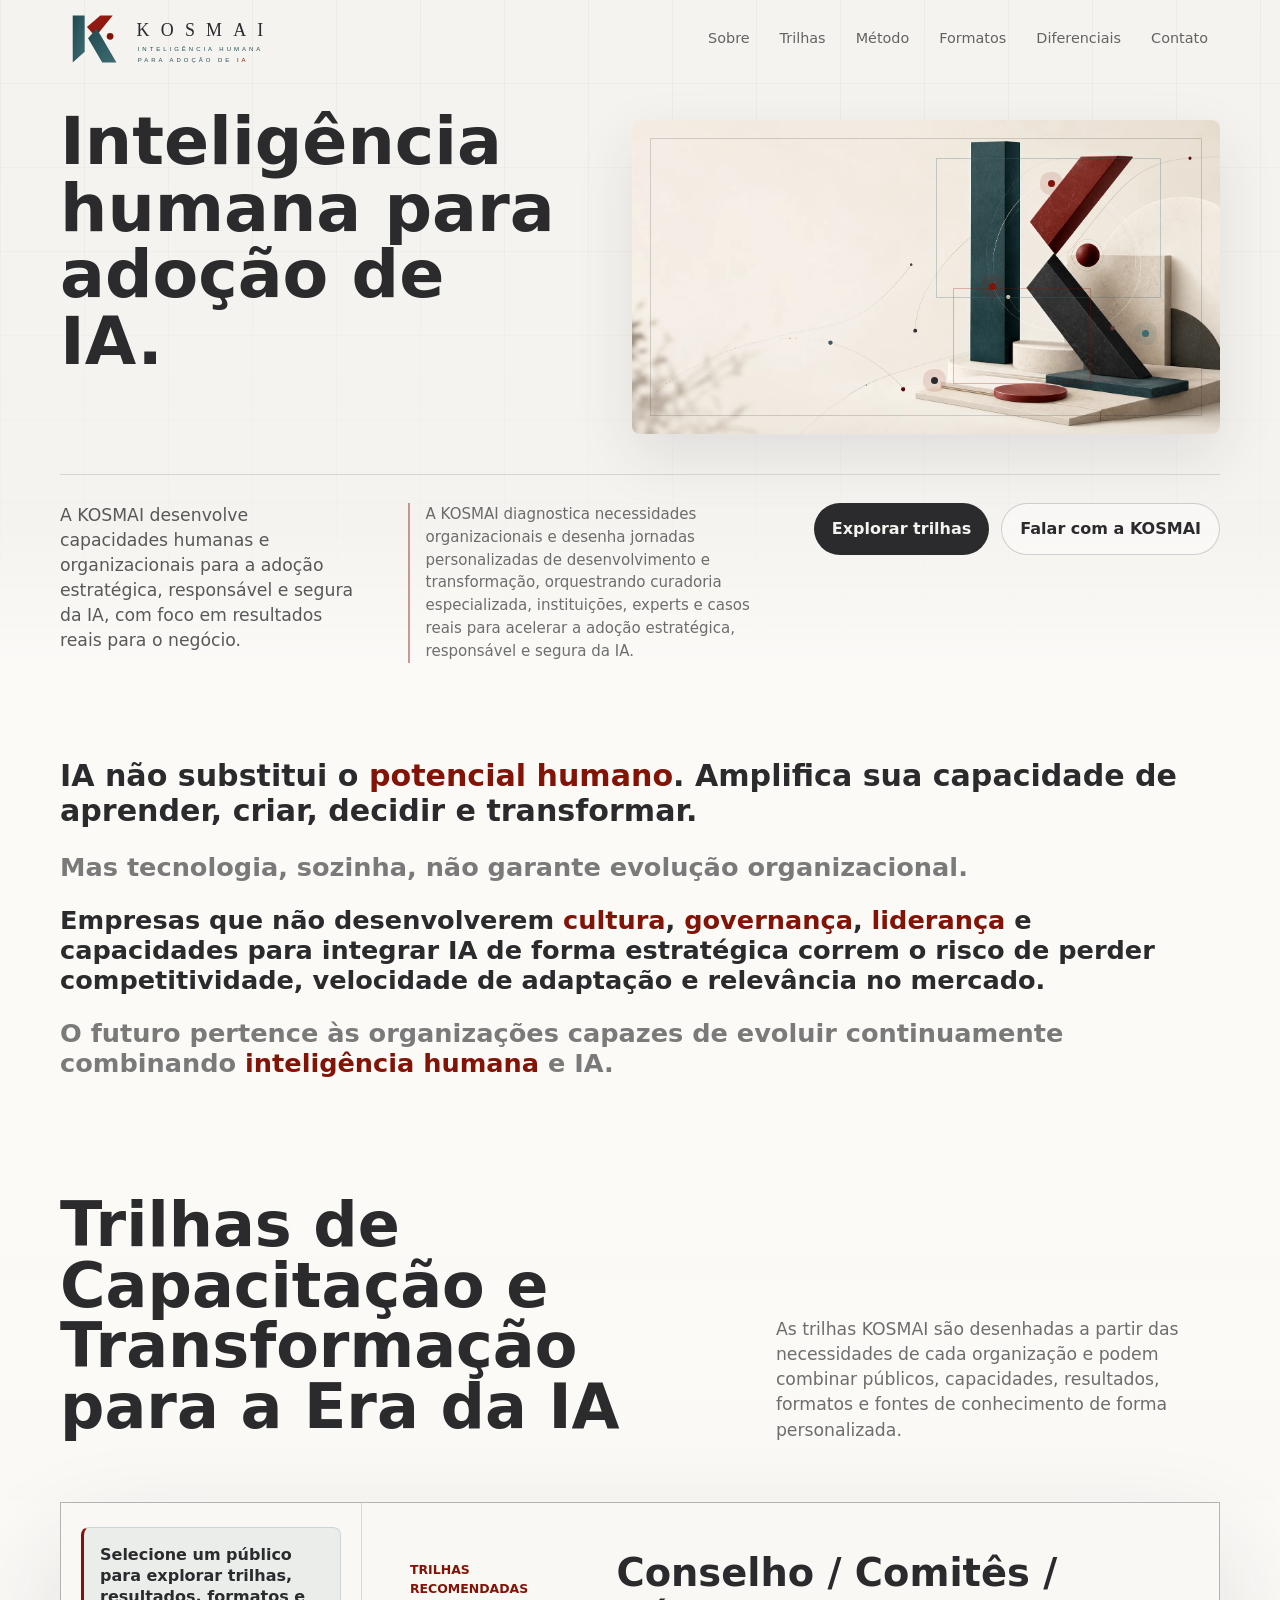
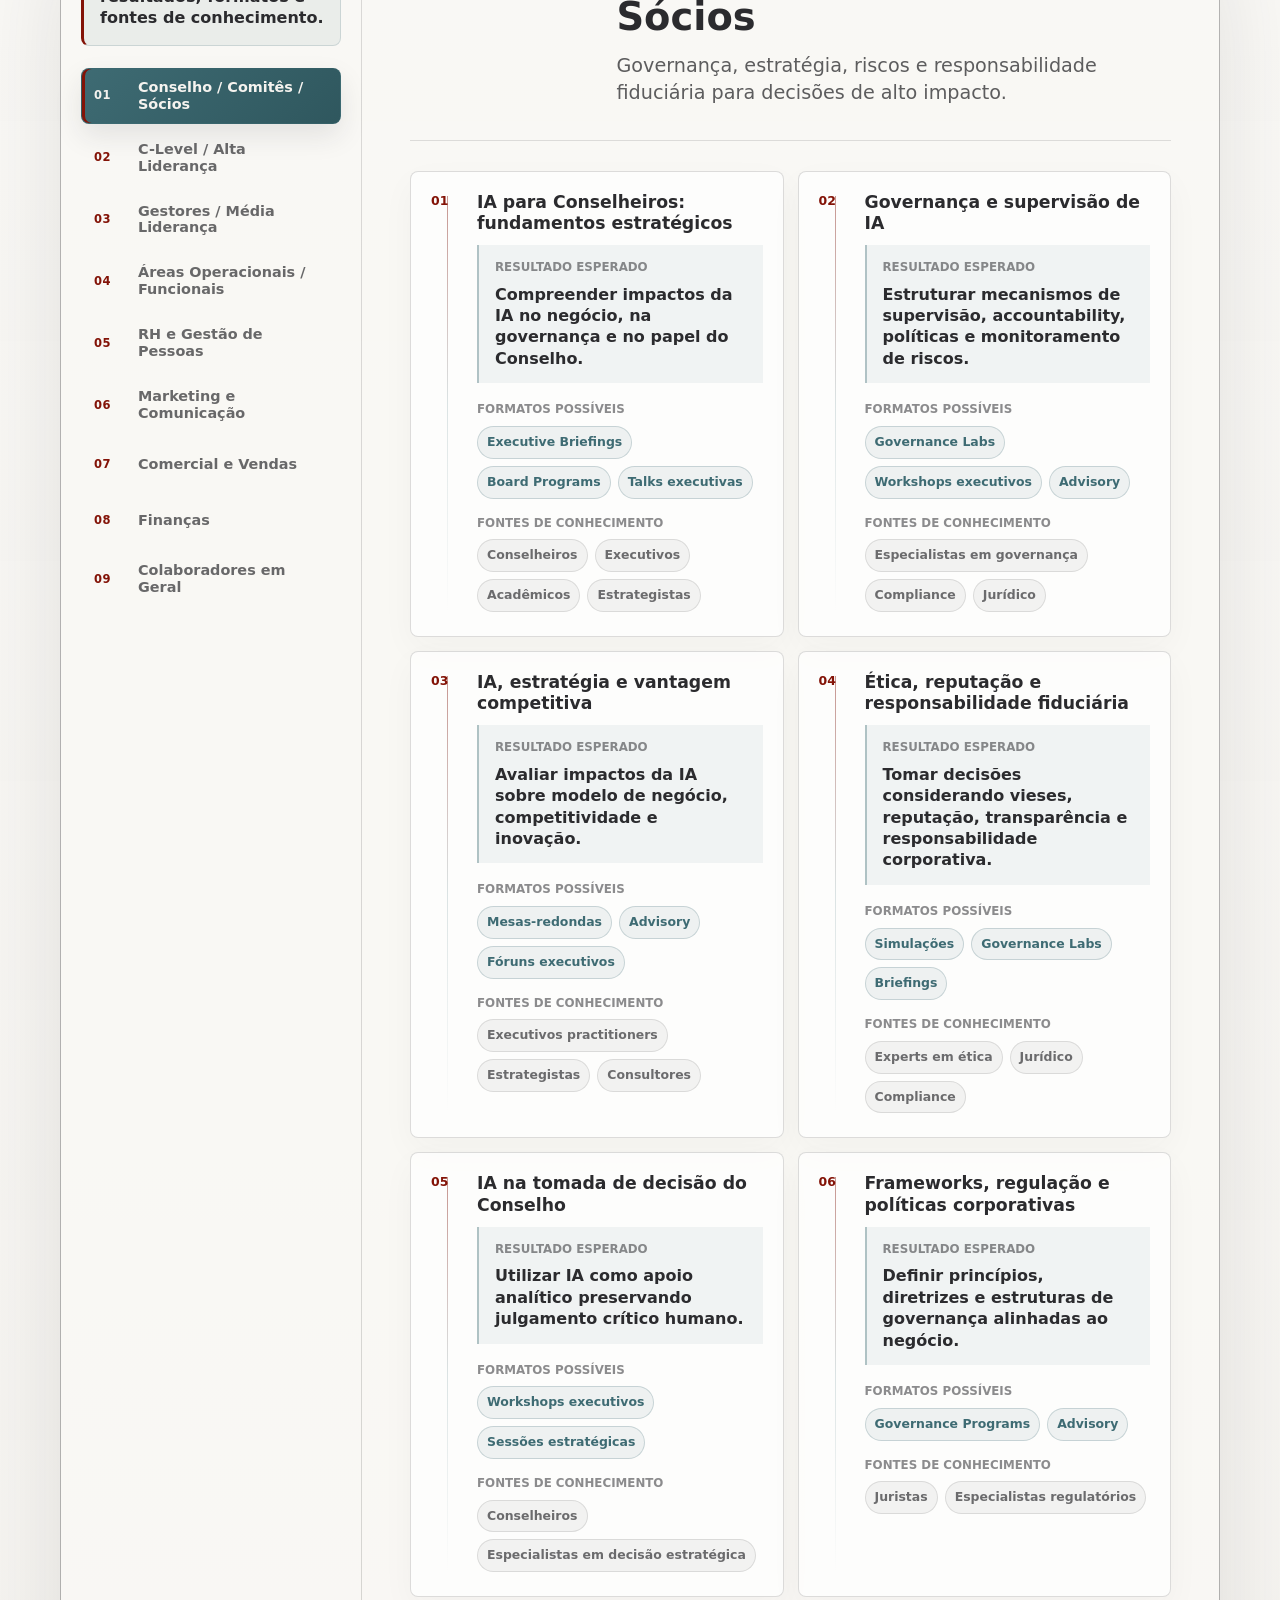
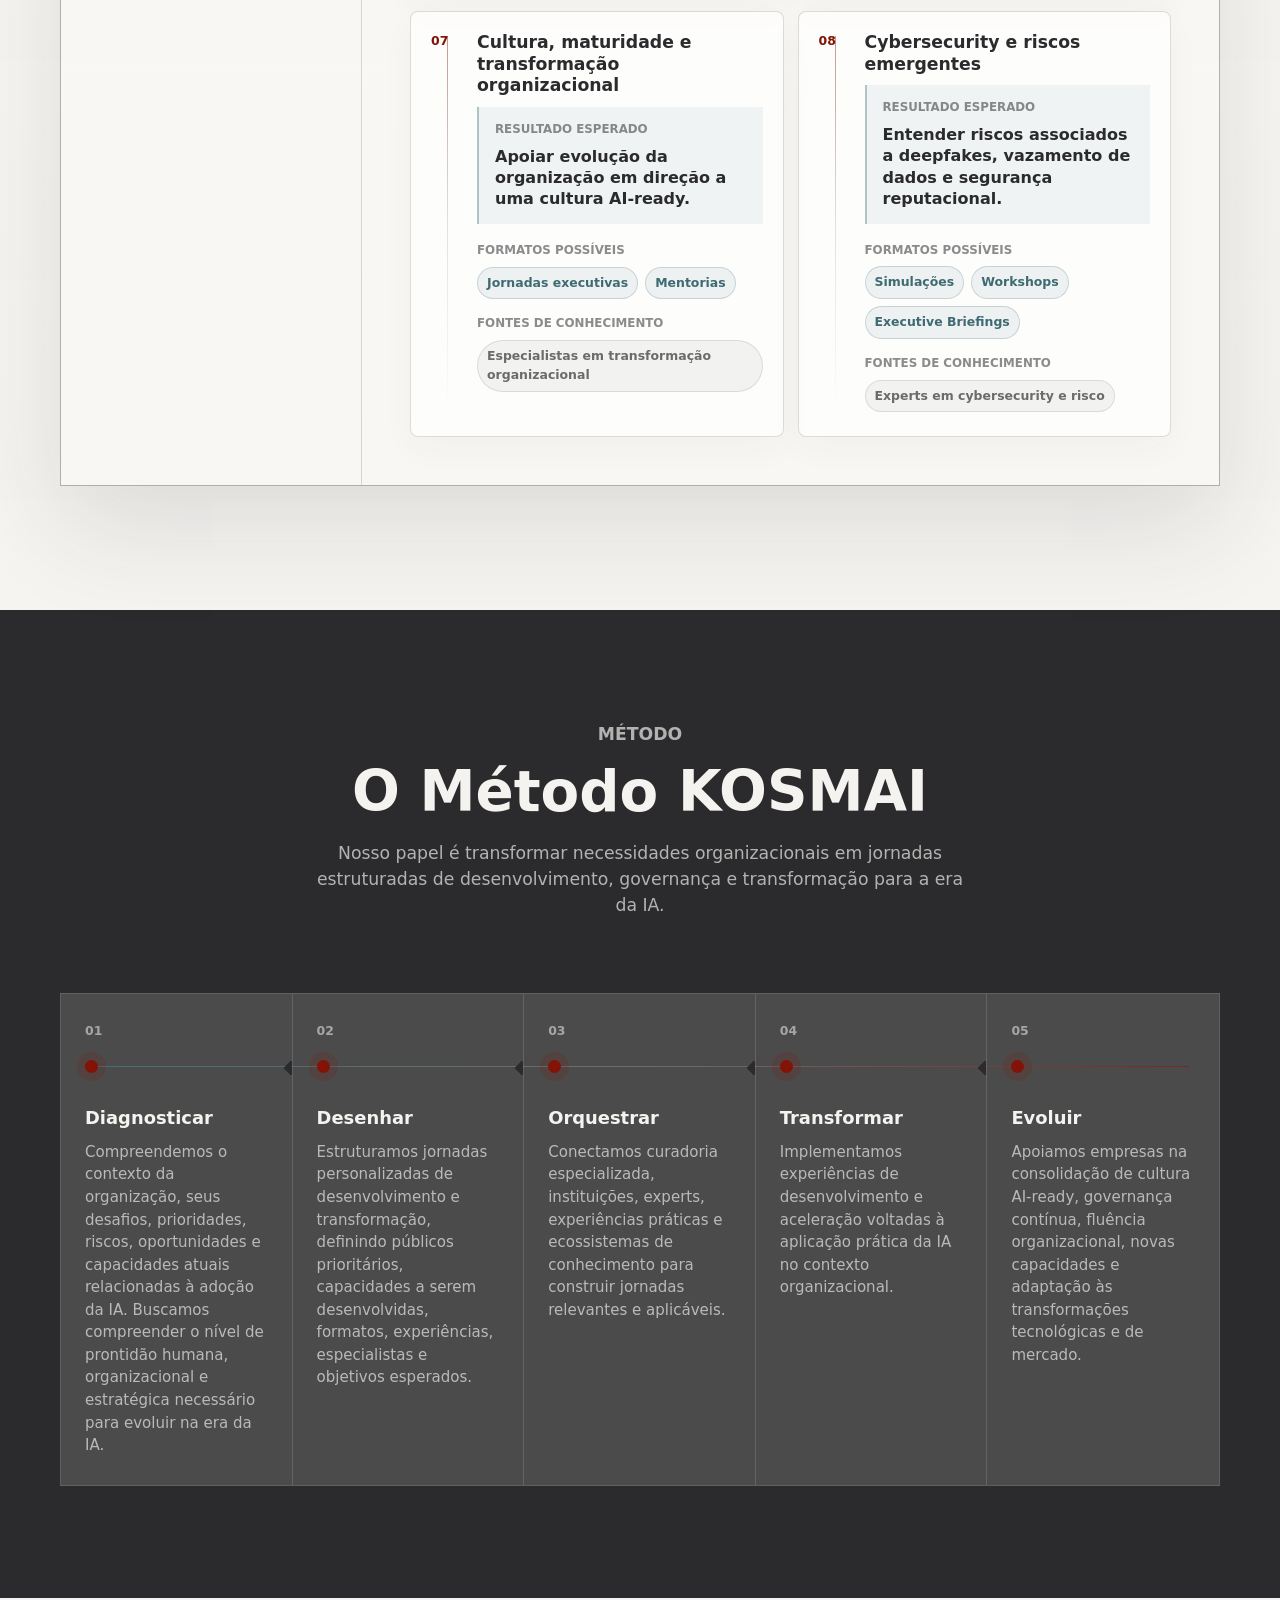
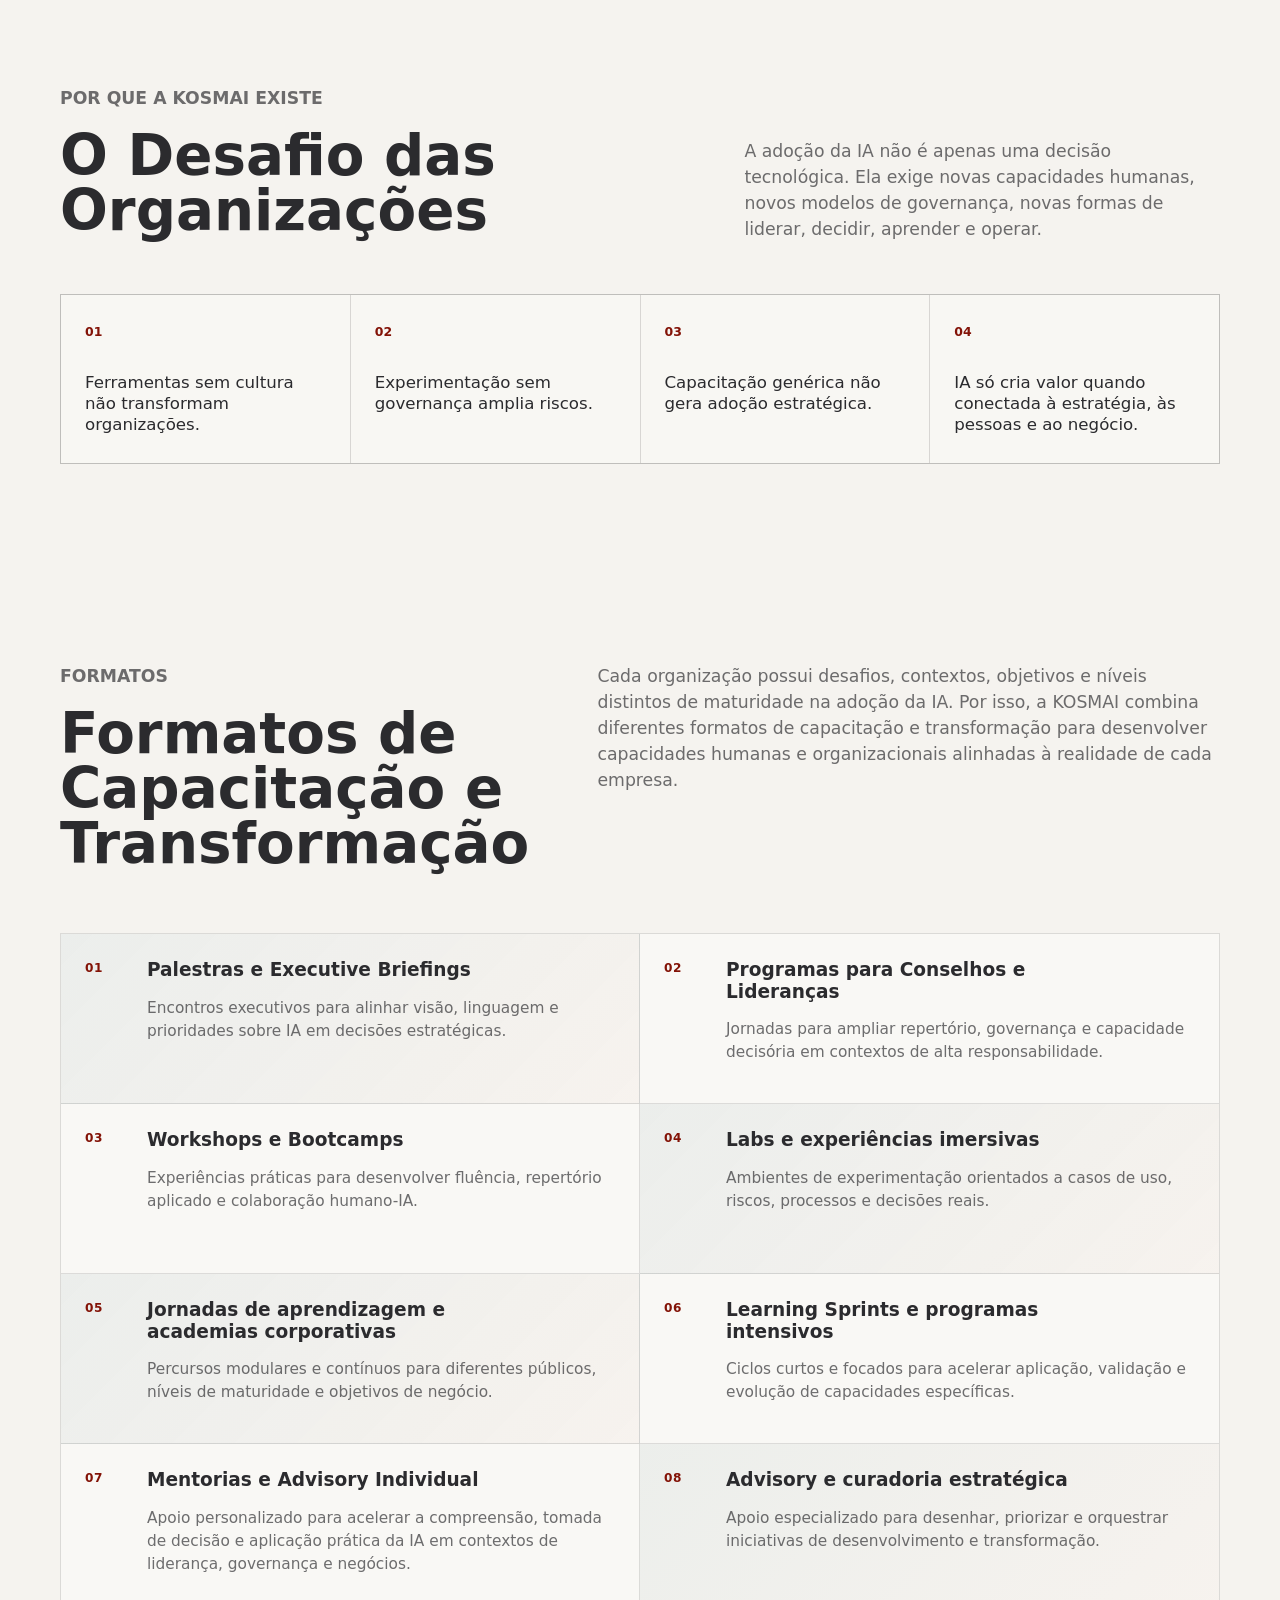
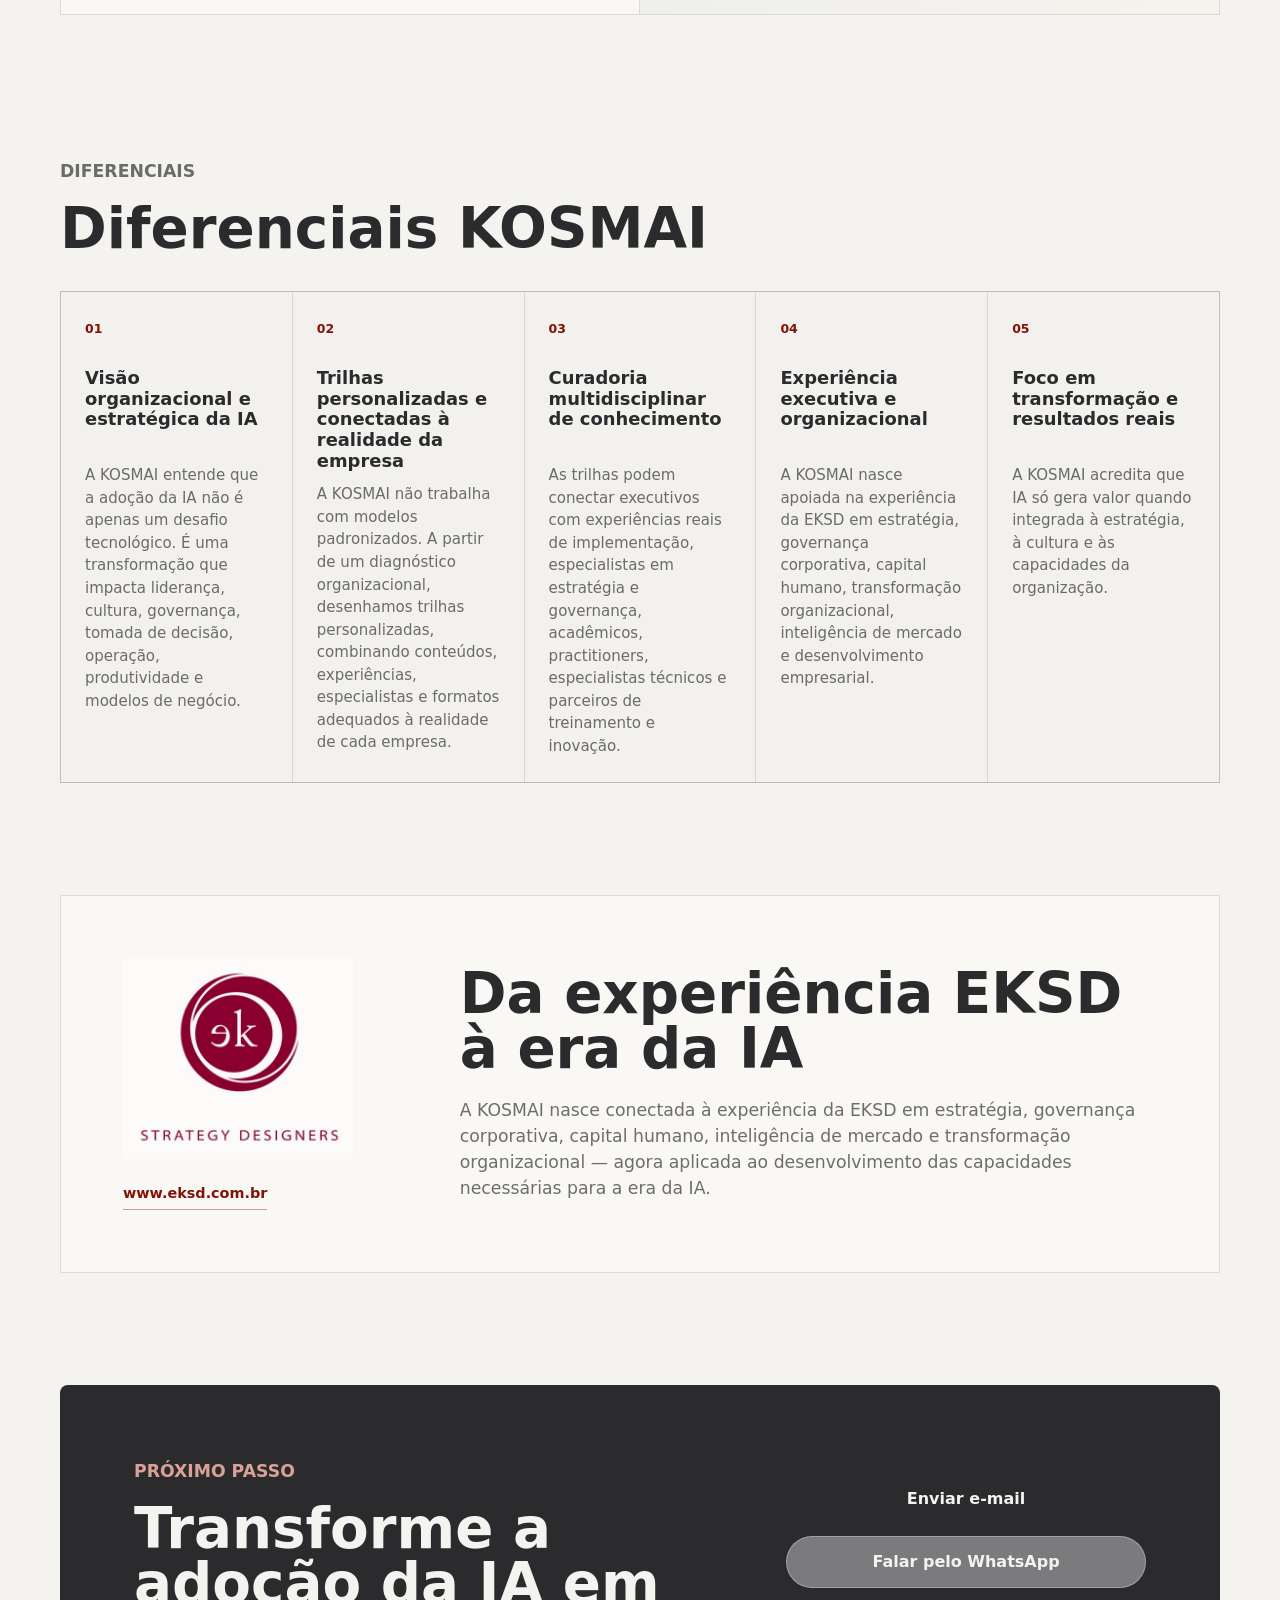
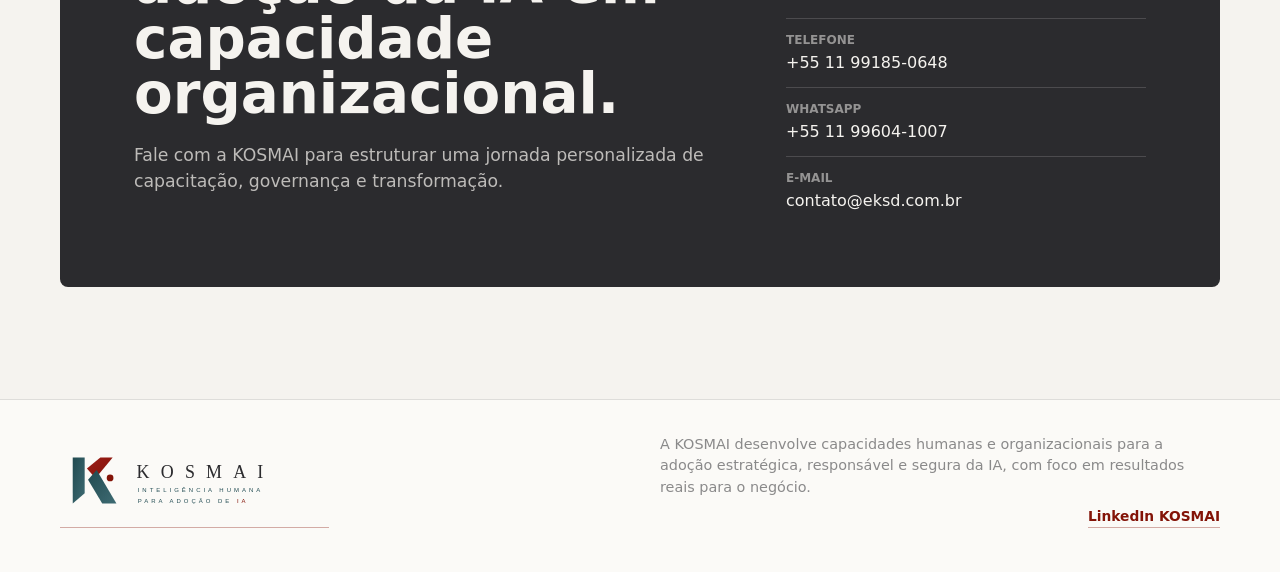
<file: index.html>
﻿<!doctype html>
<html lang="pt-BR">
  <head>
    <meta charset="UTF-8" />
    <meta name="viewport" content="width=device-width, initial-scale=1.0" />
    <meta
      name="description"
      content="KOSMAI desenvolve capacidades humanas e organizacionais para a adoção estratégica, responsável e segura da IA."
    />
    <meta
      name="keywords"
      content="KOSMAI, inteligência artificial, adoção de IA, governança, capacitação, transformação organizacional"
    />
    <meta name="robots" content="index, follow, max-image-preview:large, max-snippet:-1, max-video-preview:-1" />
    <meta name="googlebot" content="index, follow, max-image-preview:large, max-snippet:-1, max-video-preview:-1" />
    <meta name="bingbot" content="index, follow, max-image-preview:large, max-snippet:-1, max-video-preview:-1" />
    <meta name="author" content="KOSMAI" />
    <meta name="application-name" content="KOSMAI" />
    <meta name="language" content="pt-BR" />
    <link rel="canonical" href="https://www.kosmai.com.br/" />
    <meta property="og:title" content="KOSMAI | Inteligência humana para adoção de IA" />
    <meta
      property="og:description"
      content="Jornadas personalizadas de capacitação, governança e transformação para organizações que querem evoluir na era da IA."
    />
    <meta property="og:type" content="website" />
    <meta property="og:url" content="https://www.kosmai.com.br/" />
    <meta property="og:site_name" content="KOSMAI" />
    <meta property="og:locale" content="pt_BR" />
    <meta property="og:image" content="https://www.kosmai.com.br/public/images/kosmai-hero-identity.png" />
    <meta property="og:image:secure_url" content="https://www.kosmai.com.br/public/images/kosmai-hero-identity.png" />
    <meta property="og:image:type" content="image/png" />
    <meta property="og:image:width" content="1717" />
    <meta property="og:image:height" content="916" />
    <meta
      property="og:image:alt"
      content="Composição abstrata modular inspirada no K da KOSMAI, com pontos e linhas sutis de transformação."
    />
    <meta name="twitter:card" content="summary_large_image" />
    <meta name="twitter:title" content="KOSMAI | Inteligência humana para adoção de IA" />
    <meta
      name="twitter:description"
      content="Jornadas personalizadas de capacitação, governança e transformação para organizações que querem evoluir na era da IA."
    />
    <meta name="twitter:image" content="https://www.kosmai.com.br/public/images/kosmai-hero-identity.png" />
    <meta
      name="twitter:image:alt"
      content="Composição abstrata modular inspirada no K da KOSMAI, com pontos e linhas sutis de transformação."
    />
    <meta name="theme-color" content="#F5F3EF" />
    <meta name="msapplication-TileColor" content="#F5F3EF" />
    <title>KOSMAI | Inteligência humana para adoção de IA</title>
    <link rel="icon" href="./public/logos/kosmai-favicon.svg" type="image/svg+xml" />
    <link rel="apple-touch-icon" href="./public/logos/kosmai-icon.svg" />
    <link rel="preload" as="image" href="./public/images/kosmai-hero-identity.webp" type="image/webp" />
    <link rel="stylesheet" href="./src/styles/site.css?v=20260606-v2-ready" />
    <script type="application/ld+json">
      {
        "@context": "https://schema.org",
        "@graph": [
          {
            "@type": "Organization",
            "@id": "https://www.kosmai.com.br/#organization",
            "name": "KOSMAI",
            "url": "https://www.kosmai.com.br/",
            "logo": "https://www.kosmai.com.br/public/logos/kosmai-logo.svg",
            "image": "https://www.kosmai.com.br/public/images/kosmai-hero-identity.png",
            "description": "A KOSMAI desenvolve capacidades humanas e organizacionais para a adoção estratégica, responsável e segura da IA, com foco em resultados reais para o negócio.",
            "slogan": "Inteligência humana para adoção de IA",
            "email": "contato@eksd.com.br",
            "telephone": "+55 11 99185-0648",
            "sameAs": [
              "https://www.linkedin.com/company/126123917",
              "https://www.linkedin.com/in/elena-katsorchis/",
              "https://www.linkedin.com/in/armando-modolin-62a2a8/"
            ],
            "founder": [
              {
                "@type": "Person",
                "name": "Elena Katsorchis",
                "url": "https://www.linkedin.com/in/elena-katsorchis/",
                "sameAs": "https://www.linkedin.com/in/elena-katsorchis/"
              },
              {
                "@type": "Person",
                "name": "Armando Modolin",
                "url": "https://www.linkedin.com/in/armando-modolin-62a2a8/",
                "sameAs": "https://www.linkedin.com/in/armando-modolin-62a2a8/"
              }
            ],
            "knowsAbout": [
              "Adoção estratégica de IA",
              "Governança de IA",
              "IA para Conselhos de Administração",
              "IA para lideranças",
              "Capacitação executiva em IA",
              "Transformação organizacional com IA",
              "Cultura AI-ready",
              "Gestão de riscos em IA",
              "Ética e uso responsável de IA",
              "Desenvolvimento de capacidades humanas e organizacionais"
            ],
            "contactPoint": [
              {
                "@type": "ContactPoint",
                "contactType": "commercial inquiries",
                "telephone": "+55 11 99185-0648",
                "email": "contato@eksd.com.br",
                "areaServed": "BR",
                "availableLanguage": ["pt-BR"]
              }
            ]
          },
          {
            "@type": "WebSite",
            "@id": "https://www.kosmai.com.br/#website",
            "url": "https://www.kosmai.com.br/",
            "name": "KOSMAI",
            "description": "KOSMAI desenvolve capacidades humanas e organizacionais para a adoção estratégica, responsável e segura da IA.",
            "inLanguage": "pt-BR",
            "publisher": {
              "@id": "https://www.kosmai.com.br/#organization"
            }
          },
          {
            "@type": "ProfessionalService",
            "@id": "https://www.kosmai.com.br/#professional-service",
            "name": "KOSMAI",
            "url": "https://www.kosmai.com.br/",
            "logo": "https://www.kosmai.com.br/public/logos/kosmai-logo.svg",
            "image": "https://www.kosmai.com.br/public/images/kosmai-hero-identity.png",
            "description": "A KOSMAI diagnostica necessidades organizacionais e desenha jornadas personalizadas de desenvolvimento e transformação, orquestrando curadoria especializada, instituições, experts e casos reais para acelerar a adoção estratégica, responsável e segura da IA.",
            "telephone": "+55 11 99185-0648",
            "email": "contato@eksd.com.br",
            "sameAs": [
              "https://www.linkedin.com/company/126123917",
              "https://www.linkedin.com/in/elena-katsorchis/",
              "https://www.linkedin.com/in/armando-modolin-62a2a8/"
            ],
            "areaServed": "BR",
            "knowsAbout": [
              "Adoção estratégica de IA",
              "Governança de IA",
              "IA para Conselhos de Administração",
              "IA para lideranças",
              "Capacitação executiva em IA",
              "Transformação organizacional com IA",
              "Cultura AI-ready",
              "Gestão de riscos em IA",
              "Ética e uso responsável de IA",
              "Desenvolvimento de capacidades humanas e organizacionais"
            ],
            "serviceType": [
              "Adoção estratégica de IA",
              "Capacitação executiva em IA",
              "Governança de IA",
              "Transformação organizacional para IA",
              "Jornadas personalizadas de desenvolvimento"
            ],
            "provider": {
              "@id": "https://www.kosmai.com.br/#organization"
            }
          }
        ]
      }
    </script>
  </head>
  <body>
    <a class="skip-link" href="#conteudo">Ir para o conteúdo</a>
    <div id="site"></div>
    <script type="module" src="./src/main.js?v=20260606-v2-ready"></script>
  </body>
</html>
</file>
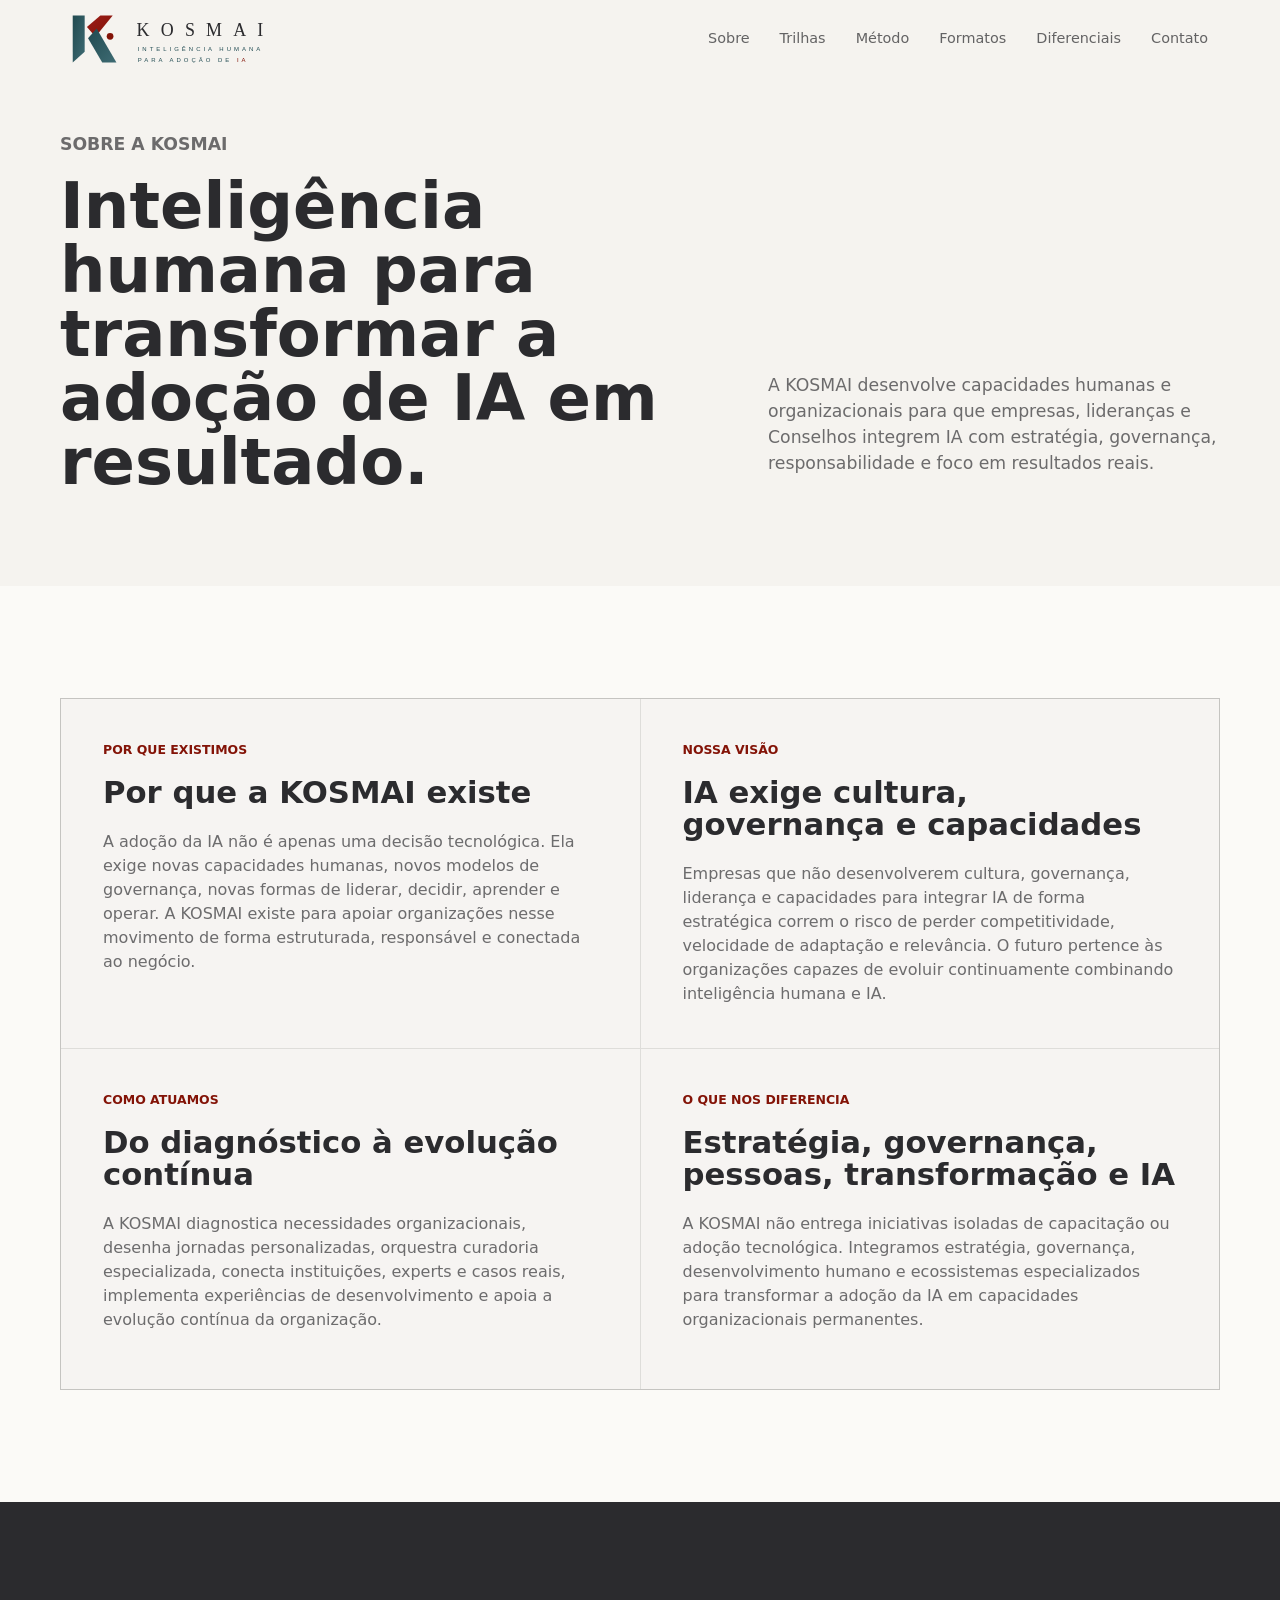
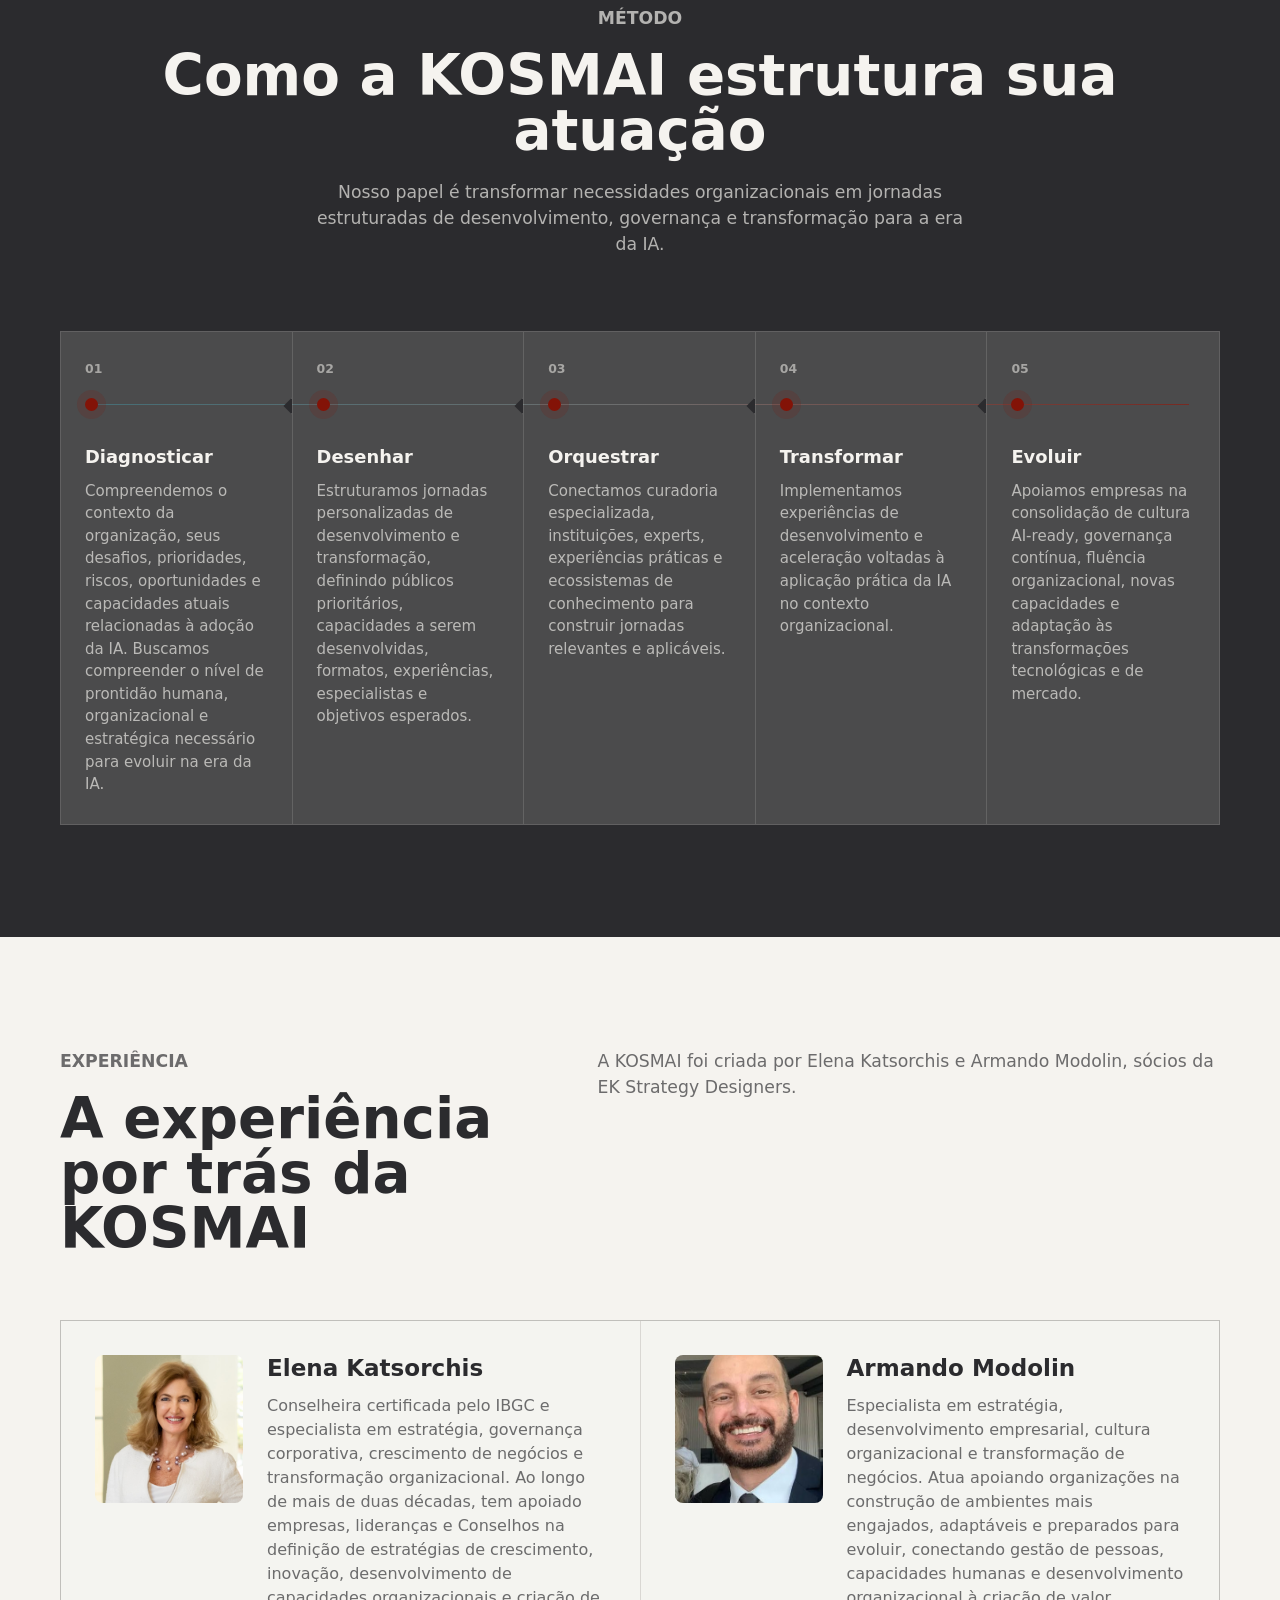
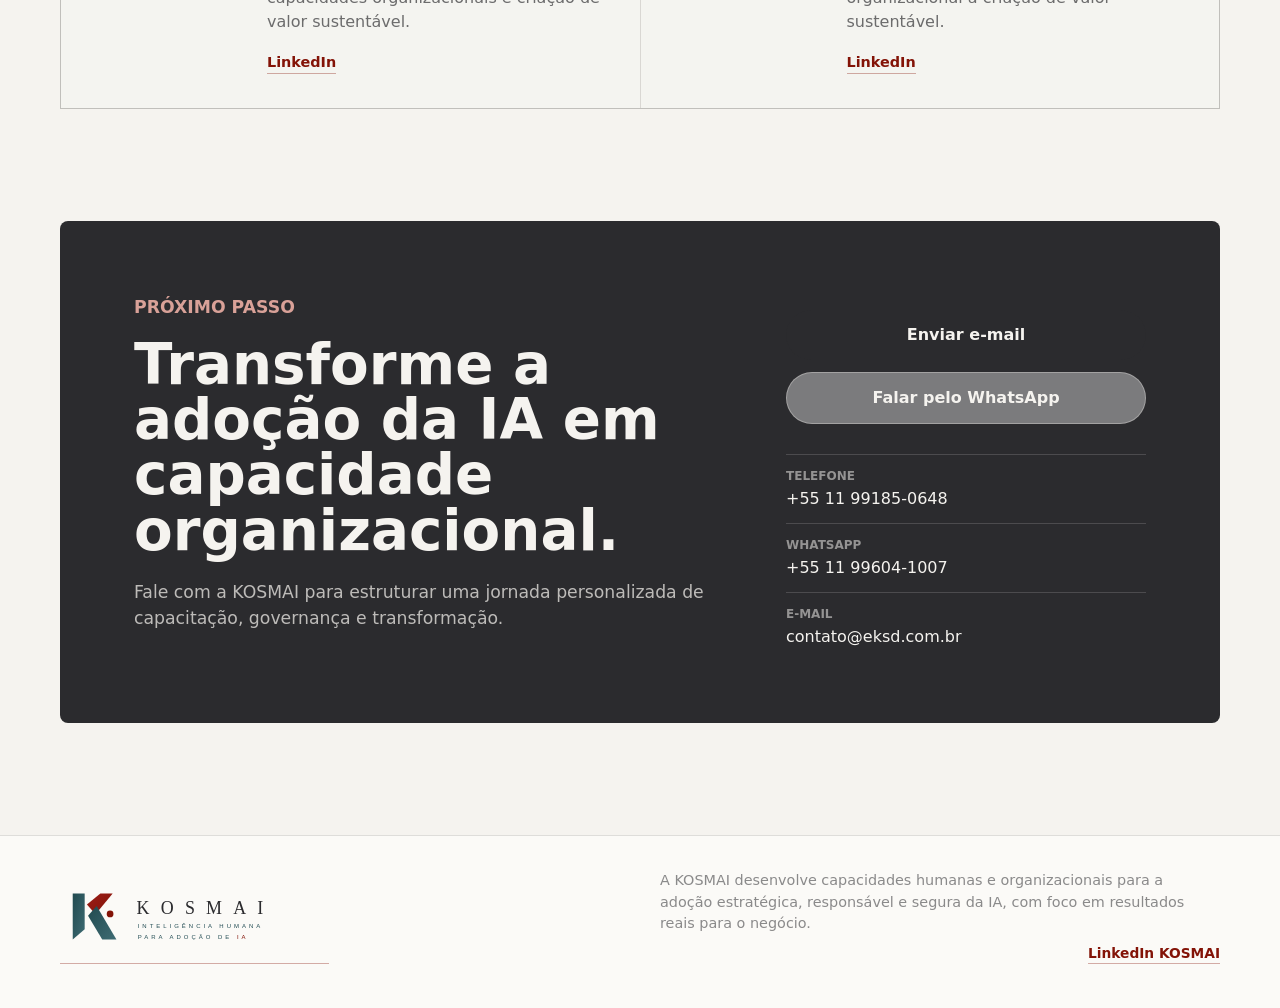
<file: sobre.html>
﻿<!doctype html>
<html lang="pt-BR">
  <head>
    <meta charset="UTF-8" />
    <meta name="viewport" content="width=device-width, initial-scale=1.0" />
    <meta
      name="description"
      content="Conheça a KOSMAI, criada por Elena Katsorchis e Armando Modolin para desenvolver capacidades humanas e organizacionais para adoção estratégica e responsável de IA."
    />
    <meta
      name="keywords"
      content="KOSMAI, sobre a KOSMAI, adoção de IA, governança de IA, transformação organizacional, inteligência artificial"
    />
    <meta name="robots" content="index, follow, max-image-preview:large, max-snippet:-1, max-video-preview:-1" />
    <meta name="googlebot" content="index, follow, max-image-preview:large, max-snippet:-1, max-video-preview:-1" />
    <meta name="bingbot" content="index, follow, max-image-preview:large, max-snippet:-1, max-video-preview:-1" />
    <meta name="author" content="KOSMAI" />
    <meta name="application-name" content="KOSMAI" />
    <meta name="language" content="pt-BR" />
    <link rel="canonical" href="https://www.kosmai.com.br/sobre" />
    <meta property="og:title" content="Sobre a KOSMAI | Inteligência Humana para Adoção de IA" />
    <meta
      property="og:description"
      content="Conheça a KOSMAI, criada por Elena Katsorchis e Armando Modolin para desenvolver capacidades humanas e organizacionais para adoção estratégica e responsável de IA."
    />
    <meta property="og:type" content="website" />
    <meta property="og:url" content="https://www.kosmai.com.br/sobre" />
    <meta property="og:site_name" content="KOSMAI" />
    <meta property="og:locale" content="pt_BR" />
    <meta property="og:image" content="https://www.kosmai.com.br/public/images/kosmai-hero-identity.png" />
    <meta property="og:image:secure_url" content="https://www.kosmai.com.br/public/images/kosmai-hero-identity.png" />
    <meta property="og:image:type" content="image/png" />
    <meta property="og:image:width" content="1717" />
    <meta property="og:image:height" content="916" />
    <meta
      property="og:image:alt"
      content="Composição abstrata modular inspirada no K da KOSMAI, com pontos e linhas sutis de transformação."
    />
    <meta name="twitter:card" content="summary_large_image" />
    <meta name="twitter:title" content="Sobre a KOSMAI | Inteligência Humana para Adoção de IA" />
    <meta
      name="twitter:description"
      content="Conheça a KOSMAI, criada por Elena Katsorchis e Armando Modolin para desenvolver capacidades humanas e organizacionais para adoção estratégica e responsável de IA."
    />
    <meta name="twitter:image" content="https://www.kosmai.com.br/public/images/kosmai-hero-identity.png" />
    <meta
      name="twitter:image:alt"
      content="Composição abstrata modular inspirada no K da KOSMAI, com pontos e linhas sutis de transformação."
    />
    <meta name="theme-color" content="#F5F3EF" />
    <meta name="msapplication-TileColor" content="#F5F3EF" />
    <title>Sobre a KOSMAI | Inteligência Humana para Adoção de IA</title>
    <link rel="icon" href="./public/logos/kosmai-favicon.svg" type="image/svg+xml" />
    <link rel="apple-touch-icon" href="./public/logos/kosmai-icon.svg" />
    <link rel="preload" as="image" href="./public/images/kosmai-hero-identity.webp" type="image/webp" />
    <link rel="stylesheet" href="./src/styles/site.css?v=20260606-v2-ready" />
    <script type="application/ld+json">
      {
        "@context": "https://schema.org",
        "@graph": [
          {
            "@type": "Organization",
            "@id": "https://www.kosmai.com.br/#organization",
            "name": "KOSMAI",
            "url": "https://www.kosmai.com.br/",
            "logo": "https://www.kosmai.com.br/public/logos/kosmai-logo.svg",
            "image": "https://www.kosmai.com.br/public/images/kosmai-hero-identity.png",
            "description": "A KOSMAI desenvolve capacidades humanas e organizacionais para a adoção estratégica, responsável e segura da IA, com foco em resultados reais para o negócio.",
            "slogan": "Inteligência humana para adoção de IA",
            "email": "contato@eksd.com.br",
            "telephone": "+55 11 99185-0648",
            "sameAs": [
              "https://www.linkedin.com/company/126123917",
              "https://www.linkedin.com/in/elena-katsorchis/",
              "https://www.linkedin.com/in/armando-modolin-62a2a8/"
            ],
            "founder": [
              {
                "@type": "Person",
                "name": "Elena Katsorchis",
                "url": "https://www.linkedin.com/in/elena-katsorchis/",
                "sameAs": "https://www.linkedin.com/in/elena-katsorchis/"
              },
              {
                "@type": "Person",
                "name": "Armando Modolin",
                "url": "https://www.linkedin.com/in/armando-modolin-62a2a8/",
                "sameAs": "https://www.linkedin.com/in/armando-modolin-62a2a8/"
              }
            ],
            "knowsAbout": [
              "Adoção estratégica de IA",
              "Governança de IA",
              "IA para Conselhos de Administração",
              "IA para lideranças",
              "Capacitação executiva em IA",
              "Transformação organizacional com IA",
              "Cultura AI-ready",
              "Gestão de riscos em IA",
              "Ética e uso responsável de IA",
              "Desenvolvimento de capacidades humanas e organizacionais"
            ],
            "contactPoint": [
              {
                "@type": "ContactPoint",
                "contactType": "commercial inquiries",
                "telephone": "+55 11 99185-0648",
                "email": "contato@eksd.com.br",
                "areaServed": "BR",
                "availableLanguage": ["pt-BR"]
              }
            ]
          },
          {
            "@type": "WebSite",
            "@id": "https://www.kosmai.com.br/#website",
            "url": "https://www.kosmai.com.br/",
            "name": "KOSMAI",
            "description": "KOSMAI desenvolve capacidades humanas e organizacionais para a adoção estratégica, responsável e segura da IA.",
            "inLanguage": "pt-BR",
            "publisher": {
              "@id": "https://www.kosmai.com.br/#organization"
            }
          },
          {
            "@type": "ProfessionalService",
            "@id": "https://www.kosmai.com.br/#professional-service",
            "name": "KOSMAI",
            "url": "https://www.kosmai.com.br/",
            "logo": "https://www.kosmai.com.br/public/logos/kosmai-logo.svg",
            "image": "https://www.kosmai.com.br/public/images/kosmai-hero-identity.png",
            "description": "A KOSMAI diagnostica necessidades organizacionais e desenha jornadas personalizadas de desenvolvimento e transformação, orquestrando curadoria especializada, instituições, experts e casos reais para acelerar a adoção estratégica, responsável e segura da IA.",
            "telephone": "+55 11 99185-0648",
            "email": "contato@eksd.com.br",
            "sameAs": [
              "https://www.linkedin.com/company/126123917",
              "https://www.linkedin.com/in/elena-katsorchis/",
              "https://www.linkedin.com/in/armando-modolin-62a2a8/"
            ],
            "areaServed": "BR",
            "knowsAbout": [
              "Adoção estratégica de IA",
              "Governança de IA",
              "IA para Conselhos de Administração",
              "IA para lideranças",
              "Capacitação executiva em IA",
              "Transformação organizacional com IA",
              "Cultura AI-ready",
              "Gestão de riscos em IA",
              "Ética e uso responsável de IA",
              "Desenvolvimento de capacidades humanas e organizacionais"
            ],
            "serviceType": [
              "Adoção estratégica de IA",
              "Capacitação executiva em IA",
              "Governança de IA",
              "Transformação organizacional para IA",
              "Jornadas personalizadas de desenvolvimento"
            ],
            "provider": {
              "@id": "https://www.kosmai.com.br/#organization"
            }
          }
        ]
      }
    </script>
  </head>
  <body>
    <a class="skip-link" href="#conteudo">Ir para o conteúdo</a>
    <div id="site"></div>
    <script type="module" src="./src/about.js?v=20260606-v2-ready"></script>
  </body>
</html>
</file>
<file: src/styles/site.css>
:root {
  --wine: #831307;
  --teal: #3e6b73;
  --graphite: #2b2b2e;
  --off-white: #f5f3ef;
  --paper: #fbfaf7;
  --mist: #ebe6df;
  --line: rgba(43, 43, 46, 0.14);
  --line-strong: rgba(43, 43, 46, 0.24);
  --text-soft: rgba(43, 43, 46, 0.68);
  --text-muted: rgba(43, 43, 46, 0.54);
  --white: #ffffff;
  --shadow: 0 22px 60px rgba(43, 43, 46, 0.1);
  --font-display: Inter, "Neue Haas Grotesk Text", "Avenir Next", Avenir, system-ui, sans-serif;
  --font-body: Inter, "Söhne", "Avenir Next", Avenir, system-ui, sans-serif;
  --shell: min(1160px, calc(100vw - 40px));
  --radius: 8px;
  color-scheme: light;
}

* {
  box-sizing: border-box;
}

html {
  scroll-behavior: smooth;
  text-size-adjust: 100%;
}

body {
  margin: 0;
  min-width: 320px;
  background: var(--off-white);
  color: var(--graphite);
  font-family: var(--font-body);
  line-height: 1.5;
  letter-spacing: 0;
  -webkit-font-smoothing: antialiased;
}

body::before {
  content: "";
  position: fixed;
  inset: 0;
  z-index: -2;
  pointer-events: none;
  background:
    linear-gradient(90deg, rgba(43, 43, 46, 0.04) 1px, transparent 1px),
    linear-gradient(0deg, rgba(43, 43, 46, 0.035) 1px, transparent 1px);
  background-size: 84px 84px;
  mask-image: linear-gradient(180deg, black, transparent 82%);
}

img {
  display: block;
  max-width: 100%;
}

a {
  color: inherit;
  text-decoration: none;
}

button,
input,
textarea,
select {
  font: inherit;
}

button {
  border: 0;
}

.skip-link {
  position: fixed;
  top: 12px;
  left: 12px;
  z-index: 100;
  padding: 10px 14px;
  border-radius: var(--radius);
  background: var(--graphite);
  color: var(--off-white);
  transform: translateY(-160%);
  transition: transform 180ms ease;
}

.skip-link:focus {
  transform: translateY(0);
}

.shell {
  width: var(--shell);
  margin-inline: auto;
}

.section {
  padding: 112px 0;
}

[id] {
  scroll-margin-top: 96px;
}

.site-header {
  position: fixed;
  top: 0;
  left: 0;
  right: 0;
  z-index: 50;
  transition:
    background 220ms ease,
    border-color 220ms ease,
    transform 220ms ease;
}

.site-header.is-scrolled {
  border-bottom: 1px solid rgba(43, 43, 46, 0.09);
  background: rgba(245, 243, 239, 0.88);
  backdrop-filter: blur(18px);
}

.nav-shell {
  display: flex;
  align-items: center;
  justify-content: space-between;
  min-height: 78px;
  gap: 24px;
}

.brand-lockup {
  display: inline-flex;
  align-items: center;
  gap: 12px;
  min-width: 0;
}

.kosmai-logo {
  width: clamp(190px, 21vw, 278px);
  height: auto;
}

.brand-symbol {
  position: relative;
  display: grid;
  width: 42px;
  height: 42px;
  grid-template-columns: 1fr 1fr;
  grid-template-rows: 1fr 1fr;
  gap: 5px;
  padding: 4px;
}

.brand-symbol span {
  border: 1px solid rgba(43, 43, 46, 0.32);
  background: rgba(255, 255, 255, 0.42);
}

.brand-symbol span:nth-child(1) {
  background: var(--graphite);
}

.brand-symbol span:nth-child(2) {
  background: var(--teal);
}

.brand-symbol span:nth-child(3) {
  background: var(--wine);
}

.brand-symbol span:nth-child(4) {
  background: rgba(43, 43, 46, 0.08);
}

.brand-symbol i {
  position: absolute;
  width: 8px;
  height: 8px;
  left: 50%;
  top: 50%;
  border-radius: 999px;
  background: var(--wine);
  box-shadow: 0 0 0 7px rgba(131, 19, 7, 0.12);
  transform: translate(-50%, -50%);
}

.brand-copy {
  display: grid;
  gap: 1px;
  min-width: 0;
}

.brand-copy strong {
  color: var(--graphite);
  font-size: 0.93rem;
  font-weight: 760;
}

.brand-copy small {
  max-width: 220px;
  overflow: hidden;
  color: var(--text-muted);
  font-size: 0.72rem;
  text-overflow: ellipsis;
  white-space: nowrap;
}

.site-nav {
  display: flex;
  align-items: center;
  gap: 6px;
}

.site-nav a {
  padding: 10px 12px;
  border-radius: 999px;
  color: rgba(43, 43, 46, 0.72);
  font-size: 0.9rem;
  transition:
    background 180ms ease,
    color 180ms ease;
}

.site-nav a:hover,
.site-nav a:focus-visible {
  background: rgba(62, 107, 115, 0.1);
  color: var(--graphite);
  outline: 0;
}

.nav-toggle {
  display: none;
  width: 42px;
  height: 42px;
  border: 1px solid var(--line);
  border-radius: 999px;
  background: rgba(255, 255, 255, 0.48);
  cursor: pointer;
}

.nav-toggle span {
  display: block;
  width: 16px;
  height: 1px;
  margin: 4px auto;
  background: var(--graphite);
}

.hero {
  position: relative;
  min-height: auto;
  padding: 108px 0 12px;
  overflow: hidden;
}

.hero::after {
  content: "";
  position: absolute;
  right: 0;
  bottom: -1px;
  left: 0;
  z-index: -1;
  height: 24%;
  background: linear-gradient(180deg, rgba(245, 243, 239, 0), var(--paper));
}

.hero-grid {
  display: grid;
  grid-template-columns: minmax(0, 0.92fr) minmax(430px, 1.08fr);
  grid-template-areas:
    "copy visual"
    "narrative narrative";
  column-gap: clamp(40px, 5.5vw, 72px);
  row-gap: clamp(26px, 3.6vw, 40px);
  align-items: start;
}

.hero-copy {
  grid-area: copy;
  max-width: 680px;
}

.eyebrow {
  margin: 0 0 16px;
  color: var(--wine);
  font-size: 0.78rem;
  font-weight: 720;
  text-transform: uppercase;
}

h1,
h2,
h3,
p {
  margin-top: 0;
}

h1,
h2,
h3 {
  font-family: var(--font-display);
  font-weight: 620;
  letter-spacing: 0;
}

h1 {
  max-width: 820px;
  margin-bottom: 0;
  font-size: clamp(3.05rem, 5.2vw, 5.08rem);
  line-height: 1;
}

h2 {
  margin-bottom: 22px;
  font-size: clamp(2.1rem, 4.4vw, 4.75rem);
  line-height: 0.98;
}

h3 {
  margin-bottom: 12px;
  font-size: clamp(1.1rem, 1.4vw, 1.38rem);
  line-height: 1.15;
}

.hero-narrative {
  display: grid;
  grid-area: narrative;
  grid-template-columns: minmax(0, 0.92fr) minmax(0, 1.1fr) auto;
  gap: clamp(22px, 4vw, 48px);
  align-items: start;
  padding-top: 28px;
  border-top: 1px solid var(--line);
}

.hero-subheadline {
  max-width: 520px;
  margin-bottom: 0;
  color: rgba(43, 43, 46, 0.78);
  font-size: clamp(1.05rem, 1.35vw, 1.22rem);
  line-height: 1.45;
}

.hero-complement {
  max-width: 560px;
  margin-bottom: 0;
  padding-left: 16px;
  border-left: 2px solid rgba(131, 19, 7, 0.42);
  color: var(--text-soft);
  font-size: 0.94rem;
  line-height: 1.52;
}

.cta-row {
  display: flex;
  flex-wrap: wrap;
  gap: 12px;
}

.button {
  display: inline-flex;
  align-items: center;
  justify-content: center;
  min-height: 48px;
  padding: 13px 18px;
  border-radius: 999px;
  font-weight: 720;
  transition:
    transform 180ms ease,
    background 180ms ease,
    color 180ms ease,
    border-color 180ms ease;
}

.button:hover,
.button:focus-visible {
  transform: translateY(-2px);
  outline: 0;
}

.button.primary {
  background: var(--graphite);
  color: var(--off-white);
}

.button.primary:hover,
.button.primary:focus-visible {
  background: var(--wine);
}

.button.secondary {
  border: 1px solid rgba(43, 43, 46, 0.2);
  background: rgba(255, 255, 255, 0.38);
  color: var(--graphite);
}

.button.secondary:hover,
.button.secondary:focus-visible {
  border-color: rgba(62, 107, 115, 0.32);
  background: rgba(62, 107, 115, 0.12);
}

.button.light {
  border-color: rgba(245, 243, 239, 0.32);
  color: var(--off-white);
}

.hero-visual {
  grid-area: visual;
  position: relative;
  min-height: 0;
  margin-top: 12px;
  isolation: isolate;
}

.hero-visual img {
  position: relative;
  width: 100%;
  height: auto;
  border-radius: var(--radius);
  object-fit: contain;
  object-position: center;
  box-shadow: var(--shadow);
}

.hero-visual::before {
  content: "";
  position: absolute;
  inset: 18px;
  z-index: 1;
  border: 1px solid rgba(43, 43, 46, 0.18);
  pointer-events: none;
}

.orbit-map {
  position: absolute;
  inset: 0;
  z-index: 2;
  pointer-events: none;
}

.orbit-map::before,
.orbit-map::after {
  content: "";
  position: absolute;
  border: 1px solid rgba(62, 107, 115, 0.28);
}

.orbit-map::before {
  top: 12%;
  right: 10%;
  width: 38%;
  height: 44%;
  animation: slow-drift 8s ease-in-out infinite;
}

.orbit-map::after {
  right: 22%;
  bottom: 16%;
  width: 23%;
  height: 30%;
  border-color: rgba(131, 19, 7, 0.26);
  animation: slow-drift 10s ease-in-out infinite reverse;
}

.orbit-map span {
  position: absolute;
  width: 7px;
  height: 7px;
  border-radius: 999px;
  background: var(--wine);
  box-shadow: 0 0 0 8px rgba(131, 19, 7, 0.12);
}

.orbit-map span:nth-child(1) {
  top: 19%;
  right: 28%;
}

.orbit-map span:nth-child(2) {
  right: 12%;
  bottom: 31%;
  background: var(--teal);
  box-shadow: 0 0 0 8px rgba(62, 107, 115, 0.12);
}

.orbit-map span:nth-child(3) {
  right: 48%;
  bottom: 16%;
  background: var(--graphite);
}

.orbit-map span:nth-child(4) {
  top: 52%;
  right: 38%;
}

.hero-metrics {
  display: grid;
  grid-template-columns: repeat(3, 1fr);
  gap: 1px;
  margin-top: 28px;
  border: 1px solid var(--line);
  background: var(--line);
}

.hero-metrics div {
  min-height: 86px;
  padding: 18px 24px;
  background: rgba(251, 250, 247, 0.78);
}

.hero-metrics strong,
.hero-metrics span {
  display: block;
}

.hero-metrics strong {
  margin-bottom: 8px;
  color: var(--teal);
  font-size: 1.45rem;
  font-weight: 560;
}

.hero-metrics span {
  color: var(--text-soft);
  font-size: 0.9rem;
}

.manifesto {
  padding: 84px 0 92px;
  background: var(--paper);
}

.manifesto-grid {
  max-width: var(--shell);
}

.manifesto-copy {
  max-width: 1120px;
}

.section-kicker {
  position: sticky;
  top: 112px;
  display: flex;
  align-items: center;
  gap: 14px;
  color: var(--text-muted);
  font-size: 0.92rem;
}

.section-kicker span {
  width: 42px;
  height: 1px;
  background: var(--wine);
}

.manifesto-copy p {
  max-width: none;
  margin-bottom: 24px;
  font-family: var(--font-display);
  font-size: clamp(1.5rem, 2vw, 2.42rem);
  font-weight: 560;
  line-height: 1.16;
}

.manifesto-copy p:first-child {
  font-size: clamp(1.72rem, 2.35vw, 2.84rem);
}

.manifesto-copy p:nth-child(3) {
  padding-top: 0;
  border-top: 0;
  font-size: clamp(1.5rem, 2vw, 2.42rem);
}

.manifesto-copy p:nth-child(4) {
  padding-top: 0;
  border-top: 0;
  margin-bottom: 0;
}

.manifesto-copy p:nth-child(even) {
  color: rgba(43, 43, 46, 0.62);
}

.manifesto-copy span {
  color: var(--wine);
}

.two-column {
  display: grid;
  grid-template-columns: minmax(260px, 0.74fr) minmax(0, 1fr);
  gap: clamp(30px, 6vw, 86px);
  align-items: start;
}

.challenge-intro {
  display: grid;
  grid-template-columns: minmax(0, 0.92fr) minmax(320px, 0.72fr);
  gap: clamp(30px, 6vw, 86px);
  align-items: end;
}

.challenge {
  padding: 88px 0;
}

.section-heading p,
.section-body p {
  max-width: 660px;
  color: var(--text-soft);
  font-size: 1.08rem;
}

.section-heading.centered {
  display: grid;
  justify-items: center;
  text-align: center;
}

.section-heading.centered p {
  margin-inline: auto;
}

.challenge-grid {
  display: grid;
  grid-template-columns: repeat(4, 1fr);
  gap: 1px;
  margin-top: 34px;
  border: 1px solid var(--line);
  background: var(--line);
}

.insight-card {
  min-height: 168px;
  padding: 24px;
  background: rgba(251, 250, 247, 0.92);
}

.insight-card:hover {
  background: rgba(251, 250, 247, 0.92);
}

.insight-card span,
.differentiator-card span,
.knowledge-list span {
  display: inline-block;
  margin-bottom: 30px;
  color: var(--wine);
  font-size: 0.78rem;
  font-weight: 760;
}

.insight-card p {
  margin: 0;
  color: var(--graphite);
  font-family: var(--font-display);
  font-size: clamp(1.04rem, 1.25vw, 1.24rem);
  line-height: 1.28;
}

.method {
  background: var(--graphite);
  color: var(--off-white);
}

.method .eyebrow,
.method .section-heading p {
  color: rgba(245, 243, 239, 0.68);
}

.method .eyebrow {
  color: #d9a198;
}

.method-track {
  display: grid;
  grid-template-columns: repeat(5, minmax(0, 1fr));
  position: relative;
  isolation: isolate;
  gap: 0;
  margin-top: 56px;
  border: 1px solid rgba(245, 243, 239, 0.16);
  background: rgba(245, 243, 239, 0.12);
}

.method-track::before {
  content: "";
  position: absolute;
  top: 72px;
  right: 30px;
  left: 30px;
  z-index: 0;
  height: 1px;
  background: linear-gradient(90deg, rgba(62, 107, 115, 0.92), rgba(245, 243, 239, 0.2), rgba(131, 19, 7, 0.72));
}

.method-step {
  position: relative;
  z-index: 1;
  min-height: 410px;
  padding: 28px 24px;
  border-right: 1px solid rgba(245, 243, 239, 0.14);
  overflow: hidden;
  background: rgba(245, 243, 239, 0.04);
}

.method-step:last-child {
  border-right: 0;
}

.method-step:not(:last-child)::before {
  content: "";
  position: absolute;
  top: 68px;
  right: -6px;
  z-index: 2;
  width: 11px;
  height: 11px;
  border-top: 1px solid rgba(245, 243, 239, 0.46);
  border-right: 1px solid rgba(245, 243, 239, 0.46);
  background: var(--graphite);
  transform: rotate(45deg);
}

.method-step::after {
  content: "";
  position: absolute;
  top: 66px;
  left: 24px;
  width: 13px;
  height: 13px;
  border-radius: 999px;
  background: var(--wine);
  box-shadow: 0 0 0 8px rgba(131, 19, 7, 0.16);
}

.step-index {
  margin-bottom: 68px;
  color: rgba(245, 243, 239, 0.54);
  font-size: 0.78rem;
  font-weight: 760;
}

.method-step h3 {
  color: var(--off-white);
}

.method-step p {
  margin: 0;
  color: rgba(245, 243, 239, 0.66);
  font-size: 0.94rem;
}

.ecosystem {
  position: relative;
  padding-top: 24px;
  padding-bottom: 124px;
  background:
    linear-gradient(180deg, rgba(251, 250, 247, 0.99), rgba(245, 243, 239, 0.94)),
    var(--paper);
}

.ecosystem-heading {
  display: grid;
  grid-template-columns: minmax(0, 1.18fr) minmax(320px, 0.82fr);
  gap: clamp(30px, 6vw, 86px);
  align-items: end;
}

.ecosystem-heading h2 {
  max-width: 980px;
  font-size: clamp(2.55rem, 4.85vw, 5.2rem);
}

.ecosystem-heading > p {
  max-width: 540px;
  color: var(--text-soft);
  font-size: clamp(1.08rem, 1.35vw, 1.22rem);
  line-height: 1.46;
}

.ecosystem-panel {
  display: grid;
  grid-template-columns: 300px minmax(0, 1fr);
  gap: 1px;
  margin-top: 42px;
  border: 1px solid rgba(43, 43, 46, 0.22);
  background: rgba(43, 43, 46, 0.16);
  box-shadow: 0 40px 100px rgba(43, 43, 46, 0.12);
}

.audience-tabs,
.audience-content {
  min-width: 0;
  background: rgba(251, 250, 247, 0.94);
}

.audience-tabs {
  padding: 24px 20px;
}

.audience-helper {
  margin-bottom: 22px;
  padding: 16px;
  border: 1px solid rgba(62, 107, 115, 0.18);
  border-left: 3px solid var(--wine);
  border-radius: var(--radius);
  background: rgba(62, 107, 115, 0.075);
}

.audience-helper p {
  margin: 0;
  color: var(--graphite);
  font-family: var(--font-display);
  font-size: clamp(1rem, 1.08vw, 1.14rem);
  font-weight: 580;
  line-height: 1.32;
}

.audience-tabs [role="tablist"] {
  display: grid;
  gap: 6px;
  min-width: 0;
}

.audience-tabs button {
  width: 100%;
  min-height: 50px;
  display: grid;
  grid-template-columns: 34px minmax(0, 1fr);
  align-items: center;
  gap: 10px;
  padding: 10px 12px;
  border: 1px solid transparent;
  border-radius: var(--radius);
  background: transparent;
  color: rgba(43, 43, 46, 0.7);
  cursor: pointer;
  text-align: left;
  transition:
    background 180ms ease,
    color 180ms ease,
    border-color 180ms ease;
}

.audience-tabs button span {
  color: var(--wine);
  font-size: 0.72rem;
  font-weight: 780;
  letter-spacing: 0.04em;
}

.audience-tabs button strong {
  min-width: 0;
  font-size: 0.9rem;
  font-weight: 660;
  line-height: 1.18;
}

.audience-tabs button:hover,
.audience-tabs button:focus-visible {
  border-color: rgba(62, 107, 115, 0.18);
  background: rgba(62, 107, 115, 0.08);
  color: var(--graphite);
  outline: 0;
}

.audience-tabs button[aria-selected="true"] {
  border-color: rgba(62, 107, 115, 0.28);
  background: linear-gradient(135deg, var(--teal), #2f575e);
  color: var(--off-white);
  box-shadow: inset 3px 0 0 var(--wine), 0 12px 28px rgba(43, 43, 46, 0.1);
}

.audience-tabs button[aria-selected="true"] span,
.audience-tabs button[aria-selected="true"] strong {
  color: var(--off-white);
}

.audience-content {
  padding: clamp(26px, 4.2vw, 48px);
}

.audience-summary {
  display: grid;
  grid-template-columns: minmax(146px, 0.28fr) minmax(0, 1fr);
  gap: clamp(24px, 4vw, 54px);
  align-items: start;
  padding-bottom: 34px;
  border-bottom: 1px solid var(--line);
}

.audience-summary span {
  margin-top: 10px;
  color: var(--wine);
  font-size: 0.78rem;
  font-weight: 760;
  text-transform: uppercase;
}

.audience-summary-copy {
  min-width: 0;
}

.audience-summary h3 {
  margin-bottom: 14px;
  font-size: clamp(1.9rem, 3vw, 3.08rem);
}

.audience-summary p {
  max-width: 860px;
  margin: 0;
  color: rgba(43, 43, 46, 0.76);
  font-family: var(--font-display);
  font-size: clamp(1.08rem, 1.5vw, 1.34rem);
  font-weight: 520;
  line-height: 1.36;
}

.tracks-list {
  display: grid;
  grid-template-columns: repeat(2, minmax(0, 1fr));
  position: relative;
  gap: 14px;
  margin-top: 30px;
}

.track-card {
  position: relative;
  border: 1px solid rgba(43, 43, 46, 0.16);
  border-radius: var(--radius);
  background: rgba(255, 255, 255, 0.68);
  overflow: clip;
  box-shadow: 0 12px 34px rgba(43, 43, 46, 0.035);
}

.track-card::before {
  content: "";
  position: absolute;
  top: 24px;
  bottom: 24px;
  left: 36px;
  width: 1px;
  background: linear-gradient(180deg, rgba(131, 19, 7, 0.44), rgba(62, 107, 115, 0.18), transparent);
}

.track-trigger {
  display: grid;
  grid-template-columns: 34px 1fr;
  align-items: start;
  gap: 12px;
  width: 100%;
  min-height: auto;
  padding: 20px 20px 10px;
  background: transparent;
  color: var(--graphite);
  text-align: left;
}

.track-trigger span {
  color: var(--wine);
  font-size: 0.78rem;
  font-weight: 780;
}

.track-trigger strong {
  font-size: 1.08rem;
  font-weight: 700;
  line-height: 1.25;
}

.track-detail {
  display: block;
}

.track-detail > * {
  min-height: 0;
  overflow: visible;
}

.detail-block {
  margin: 0 20px 18px 66px;
  padding: 14px 16px;
  border-left: 2px solid rgba(62, 107, 115, 0.36);
  background: rgba(62, 107, 115, 0.065);
}

.detail-grid {
  padding: 0 20px 24px 66px;
}

.detail-block small,
.detail-grid small {
  display: block;
  margin-bottom: 7px;
  color: var(--text-muted);
  font-size: 0.74rem;
  font-weight: 760;
  text-transform: uppercase;
}

.detail-block p {
  max-width: 760px;
  margin: 0;
  color: var(--graphite);
  font-family: var(--font-display);
  font-size: clamp(1rem, 1.12vw, 1.16rem);
  font-weight: 560;
  line-height: 1.34;
}

.detail-grid {
  display: grid;
  grid-template-columns: 1fr;
  gap: 16px;
  padding-bottom: 24px;
}

.chip-row {
  display: flex;
  flex-wrap: wrap;
  gap: 7px;
}

.chip {
  display: inline-flex;
  align-items: center;
  min-height: 29px;
  padding: 6px 9px;
  border: 1px solid rgba(62, 107, 115, 0.22);
  border-radius: 999px;
  background: rgba(62, 107, 115, 0.08);
  color: var(--teal);
  font-size: 0.78rem;
  font-weight: 650;
}

.chip.muted {
  border-color: rgba(43, 43, 46, 0.12);
  background: rgba(43, 43, 46, 0.05);
  color: rgba(43, 43, 46, 0.68);
}

.journeys {
  padding-bottom: 68px;
  background: var(--off-white);
}

.format-grid {
  display: grid;
  grid-template-columns: repeat(2, minmax(0, 1fr));
  gap: 0;
  margin-top: 40px;
  border: 1px solid var(--line);
  background: rgba(251, 250, 247, 0.58);
  overflow: visible;
}

.format-card {
  display: grid;
  grid-template-columns: 44px minmax(0, 1fr);
  gap: 18px;
  min-height: 170px;
  padding: 25px 24px;
  border-bottom: 1px solid var(--line);
  background: rgba(251, 250, 247, 0.68);
}

.format-card:nth-child(odd) {
  border-right: 1px solid var(--line);
}

.format-card:nth-last-child(-n + 2) {
  border-bottom: 0;
}

.format-card:nth-child(4n + 1),
.format-card:nth-child(4n) {
  background:
    linear-gradient(135deg, rgba(62, 107, 115, 0.075), rgba(131, 19, 7, 0.028)),
    rgba(251, 250, 247, 0.72);
}

.format-index {
  color: var(--wine);
  font-size: 0.76rem;
  font-weight: 780;
  letter-spacing: 0.04em;
}

.format-card h3 {
  min-height: 0;
  max-width: 360px;
  margin-bottom: 16px;
  font-size: clamp(1.16rem, 1.45vw, 1.42rem);
}

.format-card p {
  max-width: 520px;
  margin: 0;
  color: var(--text-soft);
  font-size: 0.96rem;
  line-height: 1.5;
}

.differentiators {
  padding-top: 76px;
}

.knowledge {
  background: var(--graphite);
  color: var(--off-white);
}

.knowledge-layout {
  display: grid;
  grid-template-columns: 0.84fr 1.16fr;
  gap: clamp(34px, 7vw, 90px);
  align-items: start;
}

.knowledge-copy {
  position: sticky;
  top: 112px;
}

.knowledge-copy .eyebrow {
  color: #d9a198;
}

.knowledge-copy p:not(.eyebrow) {
  color: rgba(245, 243, 239, 0.68);
  font-size: 1.06rem;
}

.knowledge-list {
  display: grid;
  border-top: 1px solid rgba(245, 243, 239, 0.16);
}

.knowledge-list div {
  display: grid;
  grid-template-columns: 74px 1fr;
  gap: 22px;
  min-height: 92px;
  padding: 20px 0;
  border-bottom: 1px solid rgba(245, 243, 239, 0.16);
}

.knowledge-list span {
  margin: 0;
  color: #d9a198;
}

.knowledge-list p {
  margin: 0;
  color: rgba(245, 243, 239, 0.78);
  font-family: var(--font-display);
  font-size: 1.12rem;
}

.differentiator-grid {
  display: grid;
  grid-template-columns: repeat(5, 1fr);
  gap: 1px;
  margin-top: 34px;
  border: 1px solid var(--line);
  background: var(--line);
}

.differentiator-card {
  min-height: 370px;
  padding: 24px;
  background: rgba(251, 250, 247, 0.76);
}

.differentiator-card h3 {
  min-height: 84px;
}

.differentiator-card p {
  margin: 0;
  color: var(--text-soft);
  font-size: 0.94rem;
}

.eksd {
  padding-top: 0;
  background: var(--off-white);
}

.eksd-panel {
  display: grid;
  grid-template-columns: 260px 1fr;
  gap: clamp(28px, 6vw, 88px);
  align-items: center;
  padding: clamp(30px, 6vw, 62px);
  border: 1px solid var(--line);
  background: rgba(251, 250, 247, 0.76);
}

.eksd-brand {
  display: grid;
  gap: 16px;
  justify-items: start;
}

.eksd-brand img {
  width: min(230px, 100%);
  height: auto;
  mix-blend-mode: multiply;
}

.eksd-brand a {
  display: inline-flex;
  width: fit-content;
  padding: 8px 0 4px;
  border-bottom: 1px solid rgba(131, 19, 7, 0.4);
  color: var(--wine);
  font-size: 0.9rem;
  font-weight: 720;
}

.eksd-panel p {
  max-width: 760px;
  margin: 0;
  color: var(--text-soft);
  font-size: 1.08rem;
}

.future-strip {
  padding: 0 0 112px;
  background: var(--off-white);
}

.future-inner {
  display: grid;
  grid-template-columns: 230px 1fr;
  gap: 26px;
  align-items: start;
  border-top: 1px solid var(--line);
  padding-top: 24px;
}

.future-inner p {
  margin: 0;
  color: var(--wine);
  font-size: 0.78rem;
  font-weight: 760;
  text-transform: uppercase;
}

.future-inner div {
  display: flex;
  flex-wrap: wrap;
  gap: 8px;
}

.future-inner span {
  padding: 7px 10px;
  border: 1px solid var(--line);
  border-radius: 999px;
  color: var(--text-soft);
  font-size: 0.82rem;
}

.final-cta {
  padding-top: 0;
  background: var(--off-white);
}

.final-panel {
  display: grid;
  grid-template-columns: minmax(0, 1fr) 360px;
  gap: clamp(32px, 6vw, 80px);
  align-items: end;
  padding: clamp(34px, 7vw, 74px);
  border-radius: var(--radius);
  background:
    linear-gradient(135deg, rgba(43, 43, 46, 0.96), rgba(43, 43, 46, 0.92)),
    var(--graphite);
  color: var(--off-white);
  overflow: hidden;
}

.final-panel .eyebrow {
  color: #d9a198;
}

.final-panel h2 {
  max-width: 780px;
}

.final-panel p {
  max-width: 680px;
  color: rgba(245, 243, 239, 0.72);
  font-size: 1.08rem;
}

.contact-box {
  display: grid;
  gap: 12px;
}

.contact-box dl {
  display: grid;
  gap: 12px;
  margin: 18px 0 0;
}

.contact-box div {
  display: grid;
  gap: 2px;
  padding-top: 12px;
  border-top: 1px solid rgba(245, 243, 239, 0.16);
}

.contact-box dt {
  color: rgba(245, 243, 239, 0.52);
  font-size: 0.75rem;
  font-weight: 720;
  text-transform: uppercase;
}

.contact-box dd {
  margin: 0;
  color: var(--off-white);
}

.site-footer {
  padding: 34px 0 44px;
  border-top: 1px solid var(--line);
  background: var(--paper);
}

.site-footer .shell {
  display: flex;
  justify-content: space-between;
  gap: 28px;
}

.footer-copy {
  display: grid;
  gap: 8px;
  justify-items: end;
}

.site-footer p {
  max-width: 560px;
  margin: 0;
  color: var(--text-muted);
  font-size: 0.9rem;
}

.site-footer a {
  width: fit-content;
  border-bottom: 1px solid rgba(131, 19, 7, 0.34);
  color: var(--wine);
  font-size: 0.86rem;
  font-weight: 720;
}

.about-hero {
  padding: 132px 0 92px;
  background: var(--off-white);
}

.about-hero-grid {
  display: grid;
  grid-template-columns: minmax(0, 1.04fr) minmax(320px, 0.76fr);
  gap: clamp(34px, 7vw, 94px);
  align-items: end;
}

.about-hero h1 {
  max-width: 860px;
  font-size: clamp(2.8rem, 5vw, 5rem);
}

.about-hero .section-body p {
  font-size: clamp(1.08rem, 1.35vw, 1.24rem);
  line-height: 1.5;
}

.about-sections {
  background: var(--paper);
}

.about-section-grid {
  display: grid;
  grid-template-columns: repeat(2, minmax(0, 1fr));
  gap: 1px;
  border: 1px solid var(--line);
  background: var(--line);
}

.about-block {
  min-height: 340px;
  padding: clamp(24px, 4vw, 42px);
  background: rgba(251, 250, 247, 0.84);
}

.about-block h2 {
  font-size: clamp(1.55rem, 2.4vw, 2.62rem);
  line-height: 1.05;
}

.about-block > p:not(.eyebrow) {
  max-width: 620px;
  margin: 0;
  color: var(--text-soft);
}

.about-method {
  padding-top: 104px;
}

.about-experience {
  background: var(--off-white);
}

.founder-grid {
  display: grid;
  grid-template-columns: repeat(2, minmax(0, 1fr));
  gap: 1px;
  margin-top: 42px;
  border: 1px solid var(--line);
  background: var(--line);
}

.founder-card {
  display: grid;
  grid-template-columns: 148px 1fr;
  gap: 24px;
  align-items: start;
  padding: clamp(22px, 4vw, 34px);
  background: rgba(251, 250, 247, 0.82);
}

.founder-card img,
.founder-placeholder {
  width: 148px;
  aspect-ratio: 1;
  border-radius: var(--radius);
}

.founder-card img {
  object-fit: cover;
}

.founder-placeholder {
  display: grid;
  place-items: center;
  border: 1px solid rgba(62, 107, 115, 0.22);
  background:
    linear-gradient(135deg, rgba(62, 107, 115, 0.12), rgba(131, 19, 7, 0.08)),
    rgba(251, 250, 247, 0.86);
  color: var(--teal);
  font-family: var(--font-display);
  font-size: 2rem;
  font-weight: 620;
}

.founder-card h3 {
  font-size: clamp(1.22rem, 1.8vw, 1.62rem);
}

.founder-card p {
  margin-bottom: 16px;
  color: var(--text-soft);
}

.founder-card a {
  display: inline-flex;
  border-bottom: 1px solid rgba(131, 19, 7, 0.34);
  color: var(--wine);
  font-size: 0.9rem;
  font-weight: 720;
}

.reveal {
  opacity: 1;
  transform: translateY(0);
  transition:
    opacity 620ms ease,
    transform 620ms ease;
}

.js-enabled .reveal {
  opacity: 0;
  transform: translateY(22px);
}

.js-enabled .reveal.is-visible {
  opacity: 1;
  transform: translateY(0);
}

@keyframes slow-drift {
  0%,
  100% {
    transform: translate3d(0, 0, 0);
  }
  50% {
    transform: translate3d(10px, -8px, 0);
  }
}

@media (prefers-reduced-motion: reduce) {
  *,
  *::before,
  *::after {
    scroll-behavior: auto !important;
    animation-duration: 0.01ms !important;
    animation-iteration-count: 1 !important;
    transition-duration: 0.01ms !important;
  }

  .reveal {
    opacity: 1;
    transform: none;
  }
}

@media (max-width: 1100px) {
  .hero-grid,
  .ecosystem-heading,
  .about-hero-grid,
  .knowledge-layout {
    grid-template-columns: 1fr;
  }

  .hero-visual {
    min-height: 0;
  }

  .differentiator-grid {
    grid-template-columns: repeat(2, 1fr);
  }

  .method-track {
    grid-template-columns: 1fr;
  }

  .method-track::before {
    top: 28px;
    right: auto;
    bottom: 28px;
    left: 30px;
    width: 1px;
    height: auto;
    background: linear-gradient(180deg, rgba(62, 107, 115, 0.92), rgba(245, 243, 239, 0.2), rgba(131, 19, 7, 0.72));
  }

  .method-step {
    min-height: auto;
    padding-left: 68px;
    border-right: 0;
    border-bottom: 1px solid rgba(245, 243, 239, 0.14);
  }

  .method-step:last-child {
    border-bottom: 0;
  }

  .method-step:not(:last-child)::before {
    display: none;
  }

  .method-step::after {
    top: 30px;
    left: 24px;
  }

  .step-index {
    margin-bottom: 26px;
  }

  .challenge-grid {
    grid-template-columns: repeat(2, 1fr);
  }

  .ecosystem-panel {
    grid-template-columns: minmax(0, 1fr);
  }

  .tracks-list {
    grid-template-columns: 1fr;
  }

  .format-grid {
    grid-template-columns: repeat(2, minmax(0, 1fr));
    overflow: visible;
  }

  .format-card,
  .format-card:nth-child(n + 4) {
    grid-column: auto;
    min-height: 164px;
  }

  .audience-tabs [role="tablist"] {
    display: flex;
    gap: 8px;
    overflow-x: auto;
    padding-bottom: 4px;
  }

  .audience-tabs button {
    flex: 0 0 auto;
    width: auto;
    white-space: nowrap;
  }
}

@media (max-width: 760px) {
  :root {
    --shell: min(100vw - 28px, 1160px);
  }

  .section {
    padding: 76px 0;
  }

  [id] {
    scroll-margin-top: 48px;
  }

  .manifesto {
    padding: 64px 0 72px;
  }

  .nav-shell {
    min-height: 66px;
  }

  .brand-copy small {
    display: none;
  }

  .kosmai-logo {
    width: 174px;
  }

  .nav-toggle {
    display: block;
  }

  .site-nav {
    position: absolute;
    top: calc(100% - 1px);
    right: 14px;
    left: 14px;
    display: grid;
    gap: 4px;
    padding: 12px;
    border: 1px solid var(--line);
    border-radius: var(--radius);
    background: rgba(251, 250, 247, 0.96);
    box-shadow: var(--shadow);
    opacity: 0;
    pointer-events: none;
    transform: translateY(-8px);
    transition:
      opacity 180ms ease,
      transform 180ms ease;
  }

  .site-nav.is-open {
    opacity: 1;
    pointer-events: auto;
    transform: translateY(0);
  }

  .site-nav a {
    border-radius: var(--radius);
  }

  .button.secondary {
    background: rgba(251, 250, 247, 0.9);
  }

  .hero {
    min-height: auto;
    padding: 96px 0 18px;
  }

  h1 {
    font-size: clamp(2.52rem, 12.8vw, 3.8rem);
  }

  h2 {
    font-size: clamp(2rem, 11vw, 3.25rem);
  }

  .hero-grid,
  .two-column,
  .challenge-intro,
  .audience-summary,
  .about-section-grid,
  .founder-grid,
  .detail-grid,
  .eksd-panel,
  .future-inner,
  .final-panel,
  .site-footer .shell {
    grid-template-columns: 1fr;
  }

  .hero-grid {
    display: flex;
    flex-direction: column;
    gap: 22px;
  }

  .hero-copy {
    position: relative;
    z-index: 2;
  }

  .hero-narrative {
    position: relative;
    z-index: 2;
    display: grid;
    grid-template-columns: 1fr;
    gap: 18px;
    margin-top: 2px;
    padding-top: 0;
    border-top: 0;
  }

  .hero-visual {
    position: relative;
    right: auto;
    bottom: auto;
    z-index: 1;
    width: 100%;
    min-height: 0;
    height: auto;
    margin-top: 0;
    opacity: 1;
  }

  .hero-visual img {
    position: relative;
    inset: auto;
    width: 100%;
    height: auto;
    border-radius: var(--radius);
    object-fit: contain;
    object-position: center;
    box-shadow: 0 18px 54px rgba(43, 43, 46, 0.1);
  }

  .hero-visual::before,
  .orbit-map {
    display: none;
  }

  .hero-metrics {
    display: none;
  }

  .hero-metrics div {
    min-height: 92px;
  }

  .cta-row {
    display: grid;
    grid-template-columns: 1fr;
  }

  .section-kicker,
  .knowledge-copy {
    position: static;
  }

  .manifesto-copy p {
    margin-bottom: 20px;
    font-size: clamp(1.16rem, 5.2vw, 1.68rem);
    line-height: 1.22;
  }

  .manifesto-copy {
    display: block;
  }

  .manifesto-copy p:nth-child(3) {
    padding-top: 0;
    border-top: 0;
    font-size: clamp(1.16rem, 5.2vw, 1.68rem);
  }

  .manifesto-copy p:nth-child(4) {
    padding-top: 0;
    border-top: 0;
  }

  .challenge-grid,
  .method-track,
  .differentiator-grid {
    grid-template-columns: 1fr;
  }

  .method-step {
    min-height: auto;
  }

  .audience-tabs,
  .audience-content {
    padding: 16px;
  }

  .audience-helper {
    padding: 14px;
  }

  .ecosystem {
    padding-top: 28px;
    padding-bottom: 82px;
  }

  .ecosystem-panel {
    margin-top: 32px;
  }

  .track-card::before {
    left: 30px;
  }

  .detail-block {
    margin-right: 14px;
    margin-left: 48px;
    padding: 12px 14px;
  }

  .detail-grid {
    padding-right: 14px;
    padding-left: 48px;
  }

  .track-trigger {
    grid-template-columns: 34px 1fr;
    min-height: 68px;
    padding-inline: 14px;
  }

  .format-grid {
    grid-template-columns: 1fr;
    overflow-x: visible;
  }

  .format-card,
  .format-card:nth-child(n + 4),
  .format-card:last-child {
    grid-column: 1 / -1;
    min-height: auto;
    border-right: 0;
  }

  .format-card:nth-last-child(-n + 2) {
    border-bottom: 1px solid var(--line);
  }

  .format-card:last-child {
    border-bottom: 0;
  }

  .format-card h3,
  .differentiator-card h3 {
    min-height: auto;
  }

  .differentiator-card {
    min-height: auto;
  }

  .knowledge-list div {
    grid-template-columns: 42px 1fr;
  }

  .final-panel {
    padding: 28px 20px;
  }

  .contact-box {
    width: 100%;
  }

  .about-hero {
    padding: 104px 0 72px;
  }

  .about-block {
    min-height: auto;
  }

  .founder-card {
    grid-template-columns: 1fr;
  }

  .founder-card img,
  .founder-placeholder {
    width: min(148px, 100%);
  }

  .footer-copy {
    justify-items: start;
  }
}

@media (max-width: 430px) {
  .button {
    width: 100%;
  }

  .audience-tabs button {
    max-width: 82vw;
    white-space: normal;
  }

  .chip {
    max-width: 100%;
  }
}
</file>
